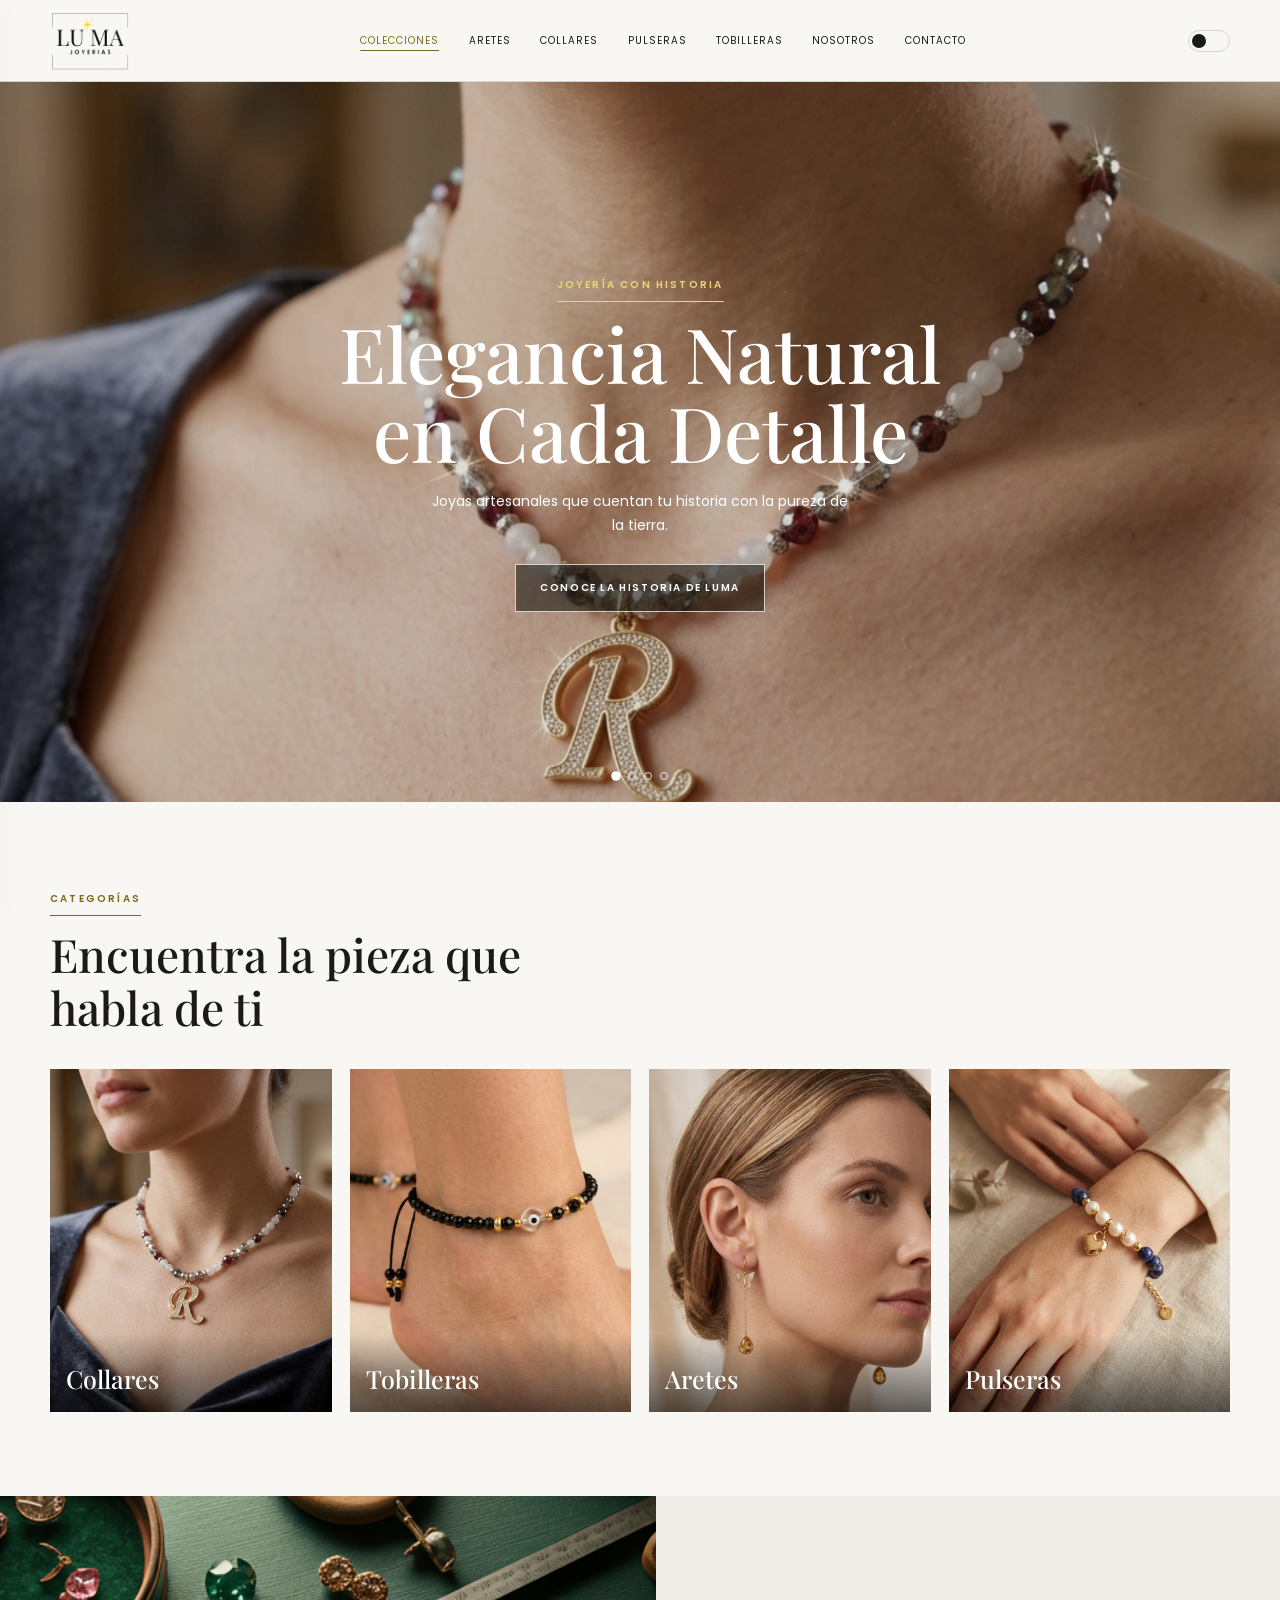
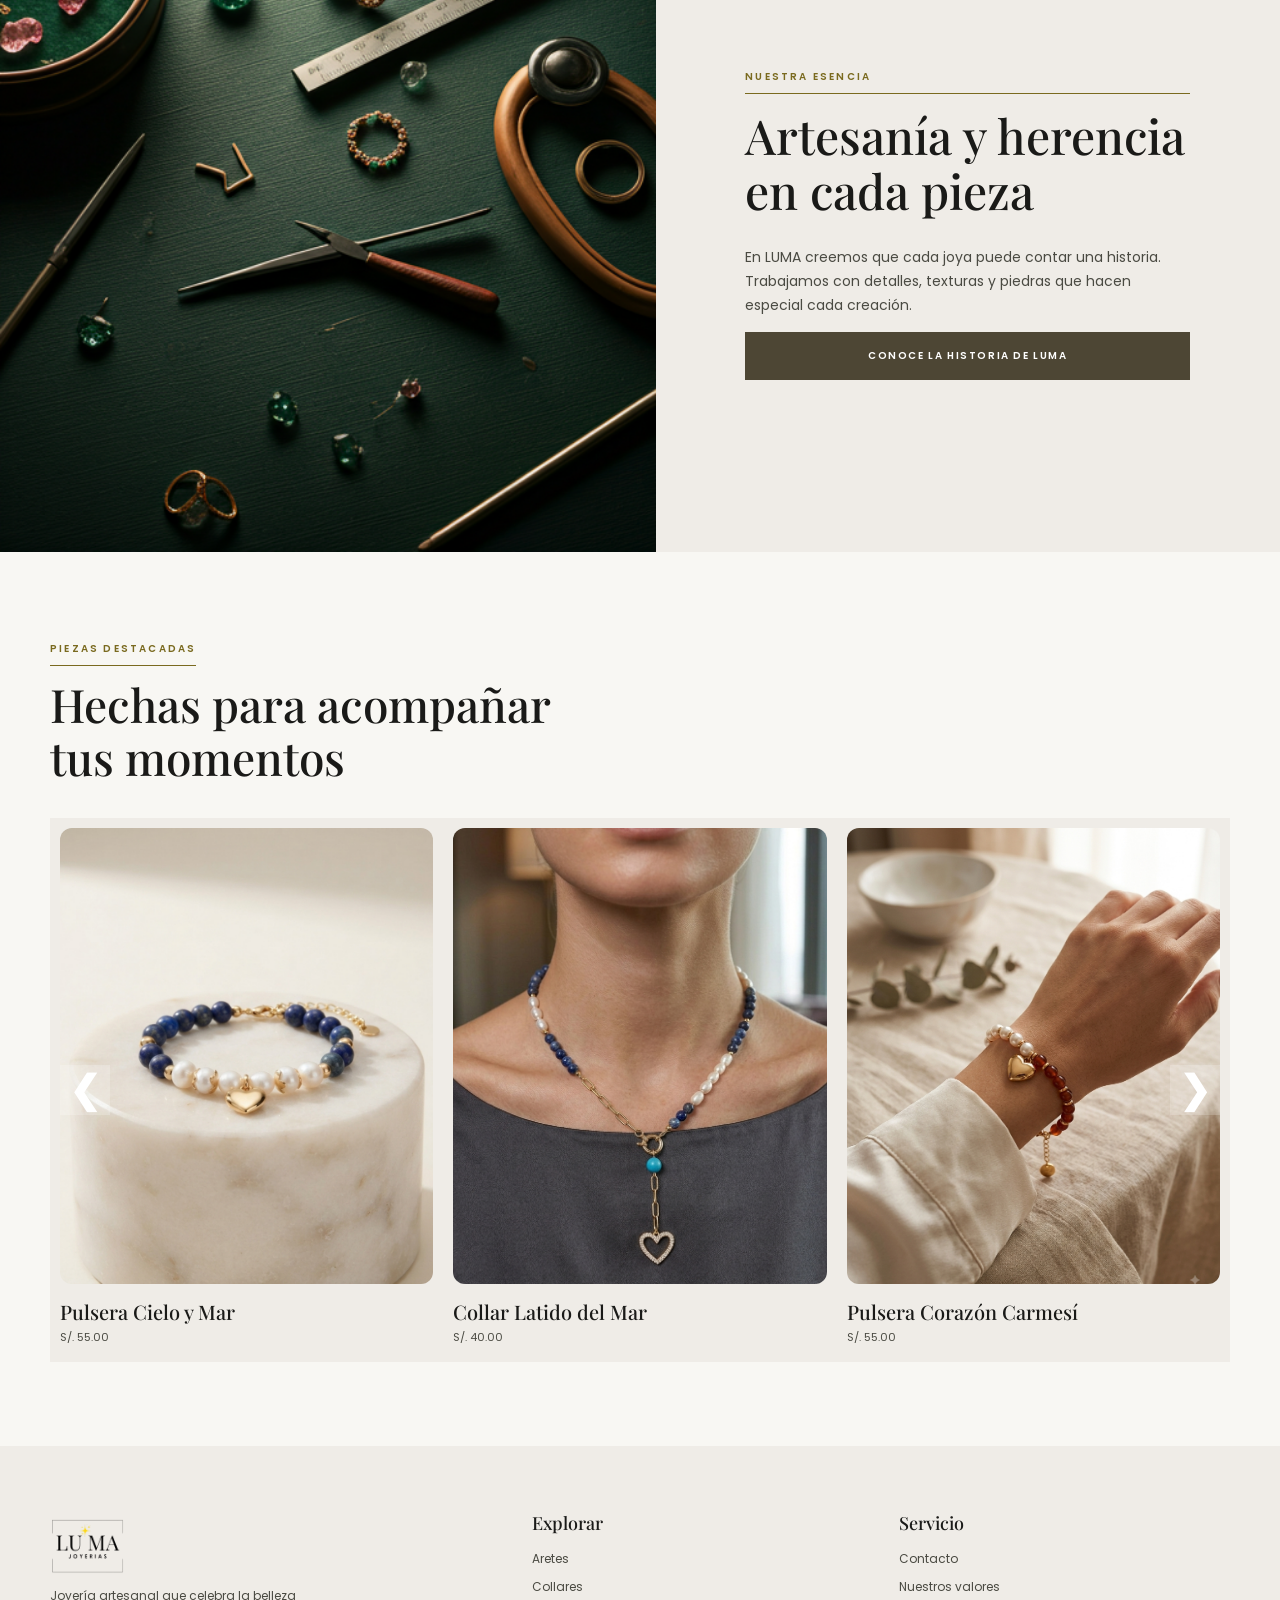
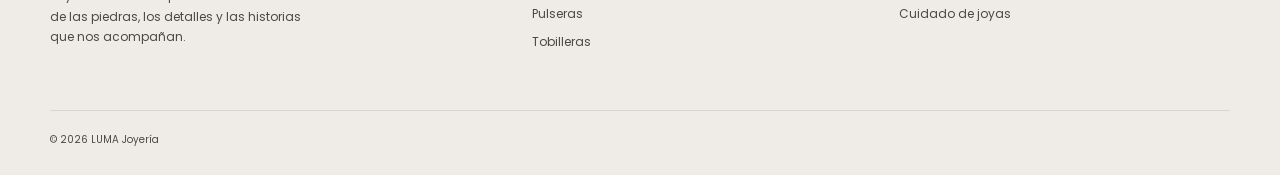
<file: index.html>
<!doctype html>
<html lang="es">

<head>
  <script>(function () {
      try { var t = localStorage.getItem("luma-theme") === "dark" ? "dark" : "light"; document.documentElement.setAttribute("data-theme", t); } catch (e) { }
      var silence = function (ev) { try { ev.viewTransition && ev.viewTransition.ready.catch(function () { }); ev.viewTransition && ev.viewTransition.finished.catch(function () { }); } catch (e) { } };
      window.addEventListener("pageswap", silence);
      window.addEventListener("pagereveal", silence);
    })();</script>
  <meta charset="UTF-8">
  <meta name="viewport" content="width=device-width, initial-scale=1.0">
  <meta name="description" content="LUMA - Joyería artesanal con historia.">
  <title>LUMA | Joyería artesanal</title>
  <link rel="preconnect" href="https://fonts.googleapis.com">
  <link rel="preconnect" href="https://fonts.gstatic.com" crossorigin>
  <link
    href="https://fonts.googleapis.com/css2?family=Alex+Brush&family=Playfair+Display:wght@400;500;600&family=Poppins:wght@400;500;600&display=swap"
    rel="stylesheet">
  <link rel="stylesheet" href="css/variables.css">
  <link rel="stylesheet" href="css/base.css">
  <link rel="stylesheet" href="css/components.css">
  <link rel="stylesheet" href="css/pages.css">
  <link rel="stylesheet" href="css/mobile.css">
  <script defer src="js/data/products.js"></script>
  <script defer src="js/app.js"></script>
</head>

<body>


  <header class="site-header">
    <div class="container header-inner">
      <button class="icon-button menu-button" id="open-menu" aria-label="Abrir menú">☰</button><a class="brand"
        href="index.html">LU<span>•</span>MA</a>
      <nav class="nav" aria-label="Principal"><a class="active" href="index.html">Colecciones</a><a
          href="aretes.html">Aretes</a><a href="collares.html">Collares</a><a href="pulseras.html">Pulseras</a><a
          href="tobilleras.html">Tobilleras</a><a href="nosotros.html">Nosotros</a><a href="contacto.html">Contacto</a>
      </nav>

      <div class="header-actions"><button class="theme-toggle" type="button" aria-label="Modo oscuro"><span
            class="theme-toggle-thumb"></span></button><button class="theme-toggle theme-toggle-icon" type="button" aria-label="Cambiar modo claro/oscuro"><span class="theme-icon-sun" aria-hidden="true">☀</span><span class="theme-icon-moon" aria-hidden="true">☾</span></button>

      </div>
  </header>
  <div id="drawer-backdrop" class="drawer-backdrop"></div>
  <aside id="drawer" class="drawer" aria-label="Menú principal">
    <div class="drawer-head"><a class="brand" href="index.html">LU<span>•</span>MA</a><button id="close-menu"
        class="icon-button" aria-label="Cerrar menú">×</button></div>
    <nav><a class="active" href="index.html">Colecciones</a><a href="aretes.html">Aretes</a><a
        href="collares.html">Collares</a><a href="pulseras.html">Pulseras</a><a href="tobilleras.html">Tobilleras</a><a
        href="nosotros.html">Nosotros</a><a href="contacto.html">Contacto</a>
    </nav>
    <div class="drawer-foot">
      <span>Modo oscuro</span>
      <button class="theme-toggle" type="button" aria-label="Modo oscuro"><span
          class="theme-toggle-thumb"></span></button>
    </div>
  </aside>



  <main>
    <section class="hero" data-hero-carousel>
      <div class="hero-slides">
        <div class="hero-slide is-active"
          style="background-image: url('assets/img/imagenes-presentacion/brisa-terracota-2.png')"></div>
        <div class="hero-slide is-active"
          style="background-image: url('assets/img/imagenes-presentacion/cruz-carmesi-dorada-1.png')"></div>
        <div class="hero-slide is-active"
          style="background-image: url('assets/img/imagenes-presentacion/armonia-madera-2.png')"></div>
        <div class="hero-slide is-active"
          style="background-image: url('assets/img/imagenes-presentacion/susurro-de-renata-3.png')"></div>
      </div>

      <div class="container hero-content"><span class="eyebrow">Joyería con historia</span>
        <h1>Elegancia Natural<br>en Cada Detalle</h1>
        <p>Joyas artesanales que cuentan tu historia con la pureza de la tierra.</p><a class="button"
          href="#collections">Conoce la historia de LUMA</a>
      </div>
      <div class="hero-dots" data-hero-dots></div>
    </section>
    <section class="section container home-categories" id="collections">
      <div class="section-heading"><span class="eyebrow">Categorías</span>
        <h2>Encuentra la pieza que habla de ti</h2>
      </div>
      <div class="category-teasers"><a class="category-teaser" href="collares.html"><img
            src="assets/img/susurro-de-renata-3.png" alt="Collares"><span>Collares</span></a><a class="category-teaser"
          href="tobilleras.html"><img src="assets\img\TOBILLERAS\ojo-protector-onix-1.png"
            alt="Tobilleras"><span>Tobilleras</span></a><a class="category-teaser" href="aretes.html"><img
            src="assets\img\ARETES\7-2.png" alt="Aretes"><span>Aretes</span></a><a class="category-teaser"
          href="pulseras.html"><img src="assets/img/pulsera-elegance/cielo-y-mar-2.png"
            alt="Pulseras"><span>Pulseras</span></a>
      </div>
    </section>
    <section class="heritage"><img src="assets/img/heritage.png" alt="Proceso artesanal de joyería">
      <div class="heritage-copy"><span class="eyebrow">Nuestra esencia</span>
        <h2>Artesanía y herencia en cada pieza</h2>
        <p>En LUMA creemos que cada joya puede contar una historia. Trabajamos con detalles, texturas y piedras que
          hacen especial cada creación.</p><a class="button" href="nosotros.html">Conoce la historia de LUMA</a>
      </div>
    </section>


    <section class="section container">
      <div class="section-heading">
        <span class="eyebrow">Piezas destacadas</span>
        <h2>Hechas para acompañar tus momentos</h2>
      </div>

      <div class="carousel">

        <button class="carousel-btn prev">&#10094;</button>

        <div class="carousel-container">

          <div class="carousel-track">

            <article class="product-card">
              <a href="producto.html?producto=pulsera-cielo-y-mar">
                <img src="assets/img/pulsera-elegance/cielo-y-mar-1.png" alt="Cielo y Mar">
              </a>
              <div class="product-card-info">
                <h3>Pulsera Cielo y Mar</h3>
                <p>S/. 55.00</p>
              </div>
            </article>

            <article class="product-card">
              <a href="producto.html?producto=collar-latido-del-mar">
                <img src="assets/img/latido-de-mar-2.png" alt="Collar Latido del Mar">
              </a>
              <div class="product-card-info">
                <h3>Collar Latido del Mar</h3>
                <p>S/. 40.00</p>
              </div>
            </article>

            <article class="product-card">
              <a href="producto.html?producto=pulsera-corazon-carmesi">
                <img src="assets/img/pulsera-elegance/corazon-carmesi-2.png" alt="Pulsera Corazón Carmesí">
              </a>
              <div class="product-card-info">
                <h3>Pulsera Corazón Carmesí</h3>
                <p>S/. 55.00</p>
              </div>
            </article>



            <article class="product-card">
              <a href="producto.html?producto=collar-sueno-estelar">
                <img src="assets/img/sueno-estelar-3.png" alt="Collar Sueño Estelar">
              </a>
              <div class="product-card-info">
                <h3>Collar Sueño Estelar</h3>
                <p>S/. 75.00</p>
              </div>
            </article>

            <article class="product-card">
              <a href="producto.html?producto=pulsera-inicial-turquesa-brisa">
                <img src="assets/img/pulsera-juvenil/inicial-turquesa-brisa-2.png" alt="Pulsera Inicial Turquesa Brisa">
              </a>
              <div class="product-card-info">
                <h3>Pulsera Inicial Turquesa Brisa</h3>
                <p>S/. 30.00</p>
              </div>
            </article>
          </div>
        </div>
        <button class="carousel-btn next">&#10095;</button>
      </div>
    </section>
  </main>


  <footer class="footer">
    <div class="container">
      <div class="footer-grid">
        <div><a class="brand" href="index.html">LU<span>•</span>MA</a>
          <p>Joyería artesanal que celebra la belleza de las piedras, los detalles y las historias que nos acompañan.
          </p>
        </div>
        <div>
          <h3>Explorar</h3><a href="aretes.html">Aretes</a><a href="collares.html">Collares</a><a
            href="pulseras.html">Pulseras</a><a href="tobilleras.html">Tobilleras</a>
        </div>
        <div>
          <h3>Servicio</h3><a href="contacto.html">Contacto</a><a href="nosotros.html#valores">Nuestros valores</a><a
                        href="nosotros.html#proceso">Cuidado de joyas</a>
        </div>
      </div>
      <div class="footer-bottom"><span>© 2026 LUMA Joyería</span></div>
    </div>
  </footer>
</body>

</html>
</file>
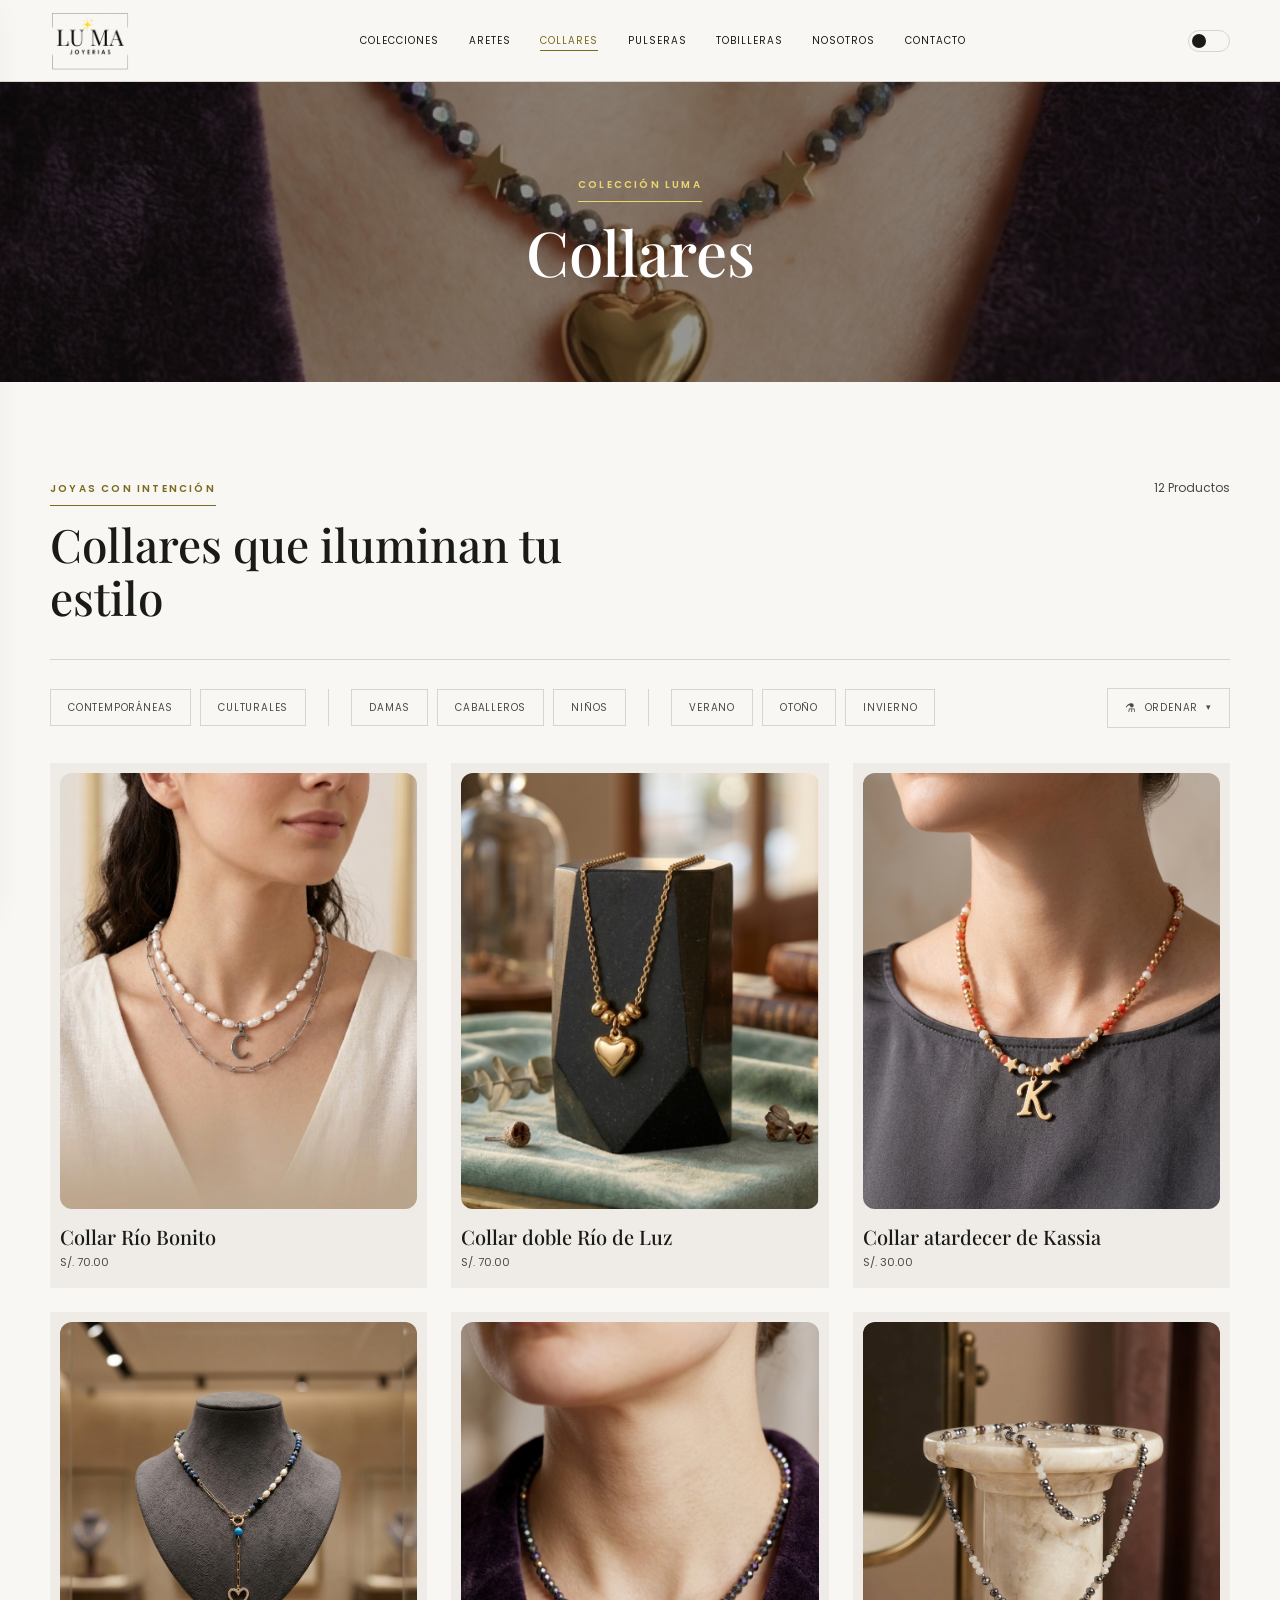
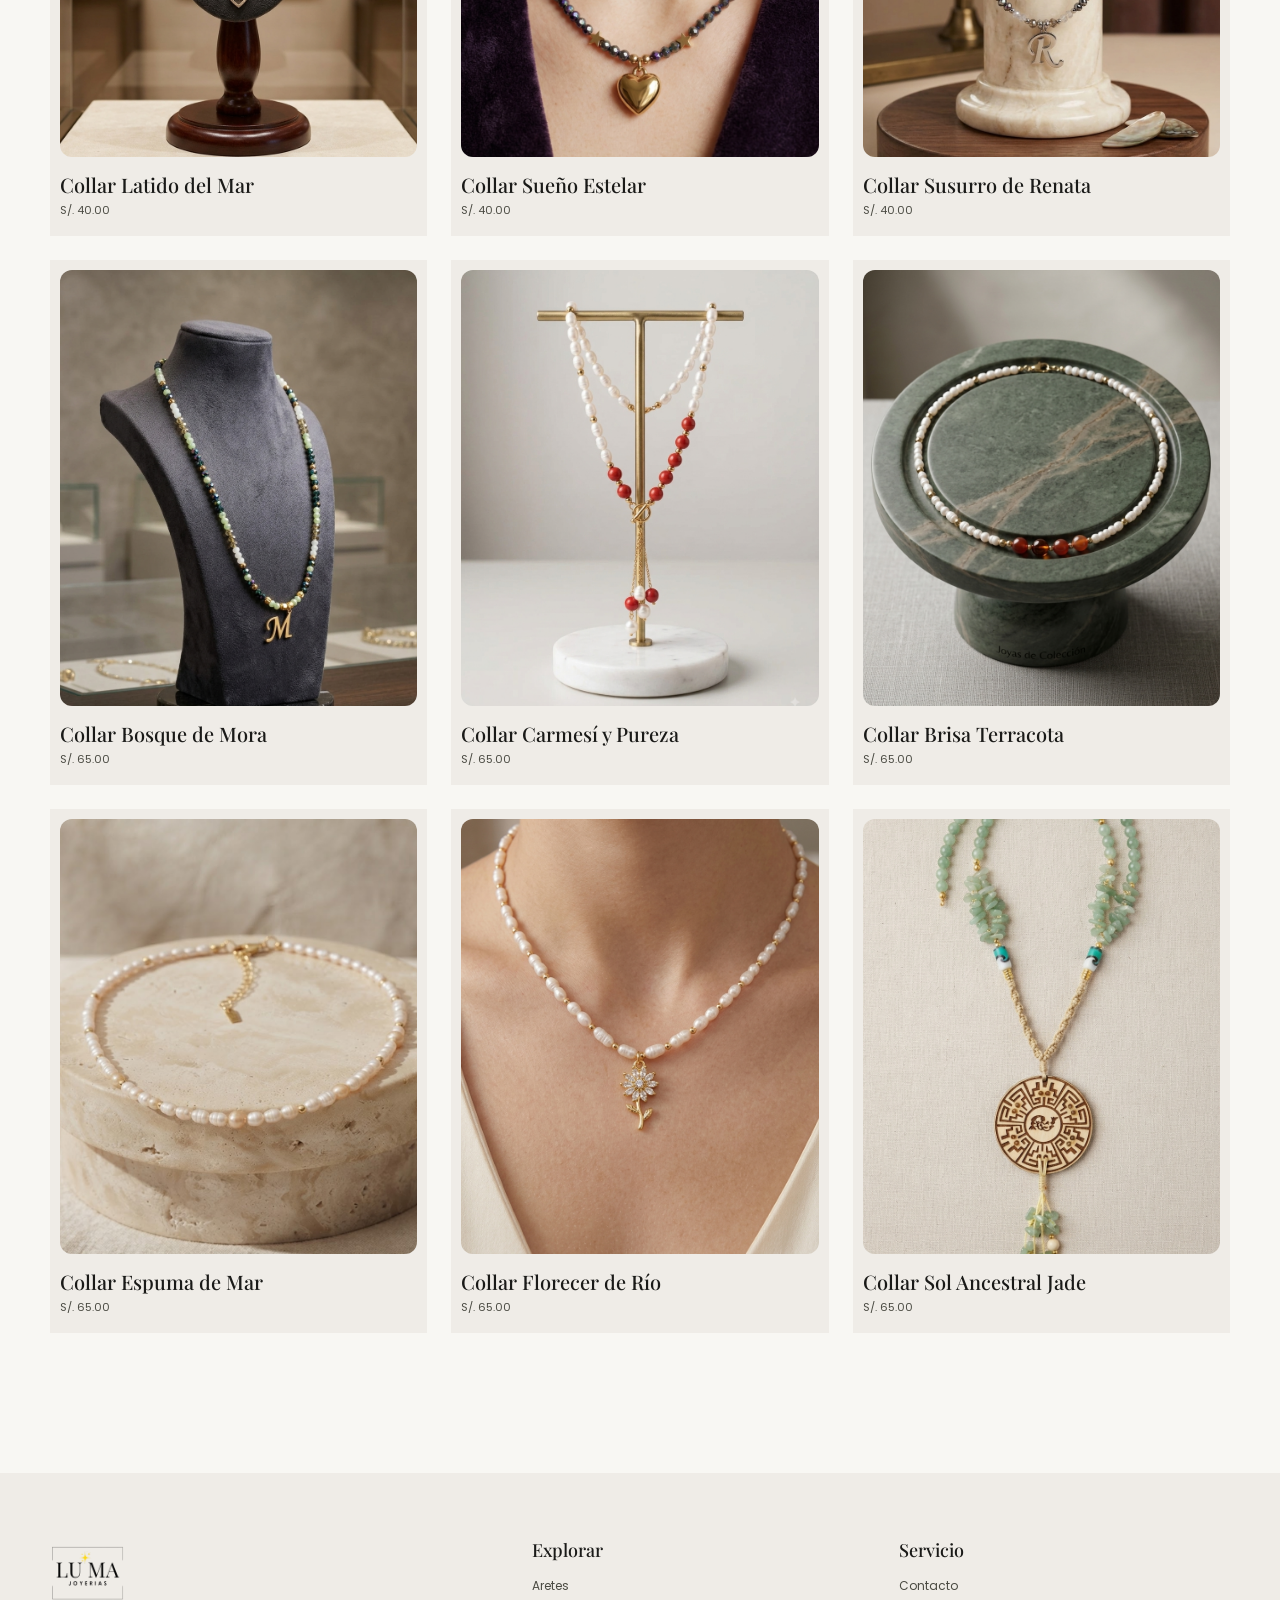
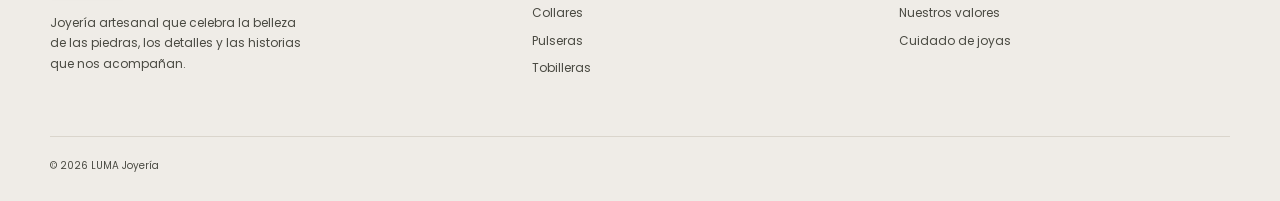
<file: collares.html>
<!doctype html>
<html lang="es">

<head>
    <script>(function () {
            try { var t = localStorage.getItem("luma-theme") === "dark" ? "dark" : "light"; document.documentElement.setAttribute("data-theme", t); } catch (e) { }
            var silence = function (ev) { try { ev.viewTransition && ev.viewTransition.ready.catch(function () { }); ev.viewTransition && ev.viewTransition.finished.catch(function () { }); } catch (e) { } };
            window.addEventListener("pageswap", silence);
            window.addEventListener("pagereveal", silence);
        })();</script>
    <meta charset="UTF-8">
    <meta name="viewport" content="width=device-width, initial-scale=1.0">
    <title>Collares | LUMA</title>
    <link rel="preconnect" href="https://fonts.googleapis.com">
    <link rel="preconnect" href="https://fonts.gstatic.com" crossorigin>
    <link
        href="https://fonts.googleapis.com/css2?family=Alex+Brush&family=Playfair+Display:wght@400;500;600&family=Poppins:wght@400;500;600&display=swap"
        rel="stylesheet">
    <link rel="stylesheet" href="css/variables.css">
    <link rel="stylesheet" href="css/base.css">
    <link rel="stylesheet" href="css/components.css">
    <link rel="stylesheet" href="css/pages.css">
    <link rel="stylesheet" href="css/filters.css">
    <link rel="stylesheet" href="css/mobile.css">
    <script defer src="js/data/products.js"></script>
    <script defer src="js/app.js"></script>
    <script defer src="js/filters.js"></script>
</head>

<body>
    <header class="site-header">
        <div class="container header-inner"><button class="icon-button menu-button" id="open-menu"
                aria-label="Abrir menú">☰</button><a class="brand" href="index.html">LU<span>•</span>MA</a>
            <nav class="nav"><a href="index.html">Colecciones</a><a href="aretes.html">Aretes</a><a class="active"
                    href="collares.html">Collares</a><a href="pulseras.html">Pulseras</a><a
                    href="tobilleras.html">Tobilleras</a><a href="nosotros.html">Nosotros</a><a
                    href="contacto.html">Contacto</a></nav>
            <div class="header-actions"><button class="theme-toggle" type="button" aria-label="Modo oscuro"><span
                        class="theme-toggle-thumb"></span></button><button class="theme-toggle theme-toggle-icon"
                    type="button" aria-label="Cambiar modo claro/oscuro"><span class="theme-icon-sun"
                        aria-hidden="true">☀</span><span class="theme-icon-moon" aria-hidden="true">☾</span></button>

            </div>
    </header>
    <div id="drawer-backdrop" class="drawer-backdrop"></div>
    <aside id="drawer" class="drawer">
        <div class="drawer-head"><a class="brand" href="index.html">LU<span>•</span>MA</a><button id="close-menu"
                class="icon-button" aria-label="Cerrar menú">×</button></div>
        <nav><a href="index.html">Colecciones</a><a href="aretes.html">Aretes</a><a class="active"
                href="collares.html">Collares</a><a href="pulseras.html">Pulseras</a><a
                href="tobilleras.html">Tobilleras</a><a href="nosotros.html">Nosotros</a><a
                href="contacto.html">Contacto</a></nav>
        <div class="drawer-foot">
            <span>Modo oscuro</span>
            <button class="theme-toggle" type="button" aria-label="Modo oscuro"><span
                    class="theme-toggle-thumb"></span></button>
        </div>
    </aside>
    <main>
        <section class="page-hero" style="--hero-image:url('../assets/img/sueno-estelar-2 - copia.png')">
            <div><span class="eyebrow">Colección LUMA</span>
                <h1>Collares</h1>
            </div>
        </section>
        <section class="section container">
            <div class="listing-toolbar">
                <div class="section-heading"><span class="eyebrow">Joyas con intención</span>
                    <h2>Collares que iluminan tu estilo</h2>
                </div>
                <p data-product-count>2 Productos</p>
            </div>

            <div class="tabs" role="tablist">
                <div class="tabs-left">
                    <button class="filter-mobile-toggle" type="button" aria-haspopup="true" aria-expanded="false"
                        aria-controls="filter-groups"><span class="filter-mobile-icon"
                            aria-hidden="true">⚗</span><span>Filtrar</span></button>
                    <div class="filter-groups" id="filter-groups">
                        <div class="filter-group" data-filter-group="grupo1">
                            <button data-tags="contemporaneas">Contemporáneas<span class="tab-remove"
                                    aria-label="Quitar filtro">×</span></button>
                            <button data-tags="culturales">Culturales<span class="tab-remove"
                                    aria-label="Quitar filtro">×</span></button>
                        </div>
                        <div class="filter-group" data-filter-group="grupo2">
                            <button data-tags="damas">Damas<span class="tab-remove"
                                    aria-label="Quitar filtro">×</span></button>
                            <button data-tags="caballeros">Caballeros<span class="tab-remove"
                                    aria-label="Quitar filtro">×</span></button>
                            <button data-tags="ninos">Niños<span class="tab-remove"
                                    aria-label="Quitar filtro">×</span></button>
                        </div>
                        <div class="filter-group" data-filter-group="grupo3">
                            <button data-tags="verano">Verano<span class="tab-remove"
                                    aria-label="Quitar filtro">×</span></button>
                            <button data-tags="otoño">Otoño<span class="tab-remove"
                                    aria-label="Quitar filtro">×</span></button>
                            <button data-tags="invierno">Invierno<span class="tab-remove"
                                    aria-label="Quitar filtro">×</span></button>
                        </div>
                    </div>
                </div>
                <div class="filter-sort">
                    <button class="filter-sort-button" type="button" aria-haspopup="true" aria-expanded="false"><span
                            class="filter-sort-icon" aria-hidden="true">⚗</span><span
                            data-filter-sort-label="">Ordenar</span></button>
                    <div class="filter-sort-menu">
                        <button type="button" data-sort="price-asc">Menor a mayor precio</button>
                        <button type="button" data-sort="price-desc">Mayor a menor precio</button>
                    </div>
                </div>
            </div>

            <div class="product-grid" data-product-grid>

                <article class="product-card" data-tags="contemporaneas verano damas"><a
                        href="producto.html?producto=collar-rio-bonito"><img src="assets/img/collar-rio-bonito.png"
                            alt="Collar Río Bonito">

                        <span class="product-card-overlay">
                            <span class="product-card-overlay-name">Collar atardecer de Kassia</span>
                            <span class="product-card-overlay-desc">Inspirado en el susurro del mar al atardecer,
                                este collar combina el fuego del coral con destellos dorados que guían tus pasos hacia
                                recuerdos inolvidables..</span>
                        </span>

                    </a>
                    <div class="product-card-info">
                        <h3>Collar Río Bonito</h3>
                        <p>S/. 70.00</p>
                    </div>
                </article>


                <article class="product-card" data-tags="contemporaneas invierno damas"><a
                        href="producto.html?producto=collar-rio-de-luz"><img src="assets/img/collar-rio-de-luz.png"
                            alt="Collar doble Río de Luz">

                        <span class="product-card-overlay">
                            <span class="product-card-overlay-name">Collar atardecer de Kassia</span>
                            <span class="product-card-overlay-desc">Inspirado en el susurro del mar al atardecer,
                                este collar combina el fuego del coral con destellos dorados que guían tus pasos hacia
                                recuerdos inolvidables..</span>
                        </span>

                    </a>
                    <div class="product-card-info">
                        <h3>Collar doble Río de Luz</h3>
                        <p>S/. 70.00</p>
                    </div>
                </article>


                <article class="product-card" data-tags="contemporaneas verano damas"><a
                        href="producto.html?producto=collar-atardecer-de-kassia"><img src="assets/img/collar-k-3.png"
                            alt="Collar doble Río de Luz">

                        <span class="product-card-overlay">
                            <span class="product-card-overlay-name">Collar atardecer de Kassia</span>
                            <span class="product-card-overlay-desc">Inspirado en el susurro del mar al atardecer,
                                este collar combina el fuego del coral con destellos dorados que guían tus pasos hacia
                                recuerdos inolvidables..</span>
                        </span>

                    </a>
                    <div class="product-card-info">
                        <h3>Collar atardecer de Kassia</h3>
                        <p>S/. 30.00</p>
                    </div>
                </article>

                <article class="product-card" data-tags="contemporaneas verano damas"><a
                        href="producto.html?producto=collar-latido-del-mar"><img src="assets/img/latido-de-mar-1.png"
                            alt="Collar doble Río de Luz">

                        <span class="product-card-overlay">
                            <span class="product-card-overlay-name">Collar Latido del Mar</span>
                            <span class="product-card-overlay-desc">Un susurro del océano en tonos azul profundo y
                                destellos dorados que caen con elegancia para abrazar tu esencia..</span>
                        </span>
                    </a>
                    <div class="product-card-info">
                        <h3>Collar Latido del Mar</h3>
                        <p>S/. 40.00</p>
                    </div>
                </article>


                <article class="product-card" data-tags="contemporaneas invierno damas"><a
                        href="producto.html?producto=collar-sueno-estelar"><img src="assets/img/sueno-estelar-2.png"
                            alt="Collar Sueño Estelar">

                        <span class="product-card-overlay">
                            <span class="product-card-overlay-name">Collar Sueño Estelar</span>
                            <span class="product-card-overlay-desc">Un amuleto nocturno de destellos profundos creado
                                para
                                recordarte que, aun en la oscuridad, tu luz interior siempre brilla.</span>
                        </span>
                    </a>
                    <div class="product-card-info">
                        <h3>Collar Sueño Estelar</h3>
                        <p>S/. 40.00</p>
                    </div>
                </article>

                <article class="product-card" data-tags="contemporaneas invierno damas"><a
                        href="producto.html?producto=collar-susurro-de-renata"><img
                            src="assets/img/susurro-de-renata-2.png" alt="Collar Susurro de Renata">

                        <span class="product-card-overlay">
                            <span class="product-card-overlay-name">Collar Susurro de Renata</span>
                            <span class="product-card-overlay-desc">Un amuleto nocturno de destellos profundos creado
                                para
                                recordarte que, aun en la oscuridad, tu luz interior siempre brilla.</span>
                        </span>
                    </a>
                    <div class="product-card-info">
                        <h3>Collar Susurro de Renata</h3>
                        <p>S/. 40.00</p>
                    </div>
                </article>

                <article class="product-card" data-tags="contemporaneas verano damas"><a
                        href="producto.html?producto=collar-bosque-de-mora"><img src="assets/img/bosque-de-mora-2.png"
                            alt="Collar Bosque de Mora">

                        <span class="product-card-overlay">
                            <span class="product-card-overlay-name">Collar Bosque de Mora</span>
                            <span class="product-card-overlay-desc">Un amuleto de cristales en tono verde olivo y
                                destellos dorados,
                                creado para llevar contigo la frescura de la naturaleza.</span>
                        </span>
                    </a>
                    <div class="product-card-info">
                        <h3>Collar Bosque de Mora</h3>
                        <p>S/. 65.00</p>
                    </div>
                </article>


                <article class="product-card" data-tags="contemporaneas verano damas"><a
                        href="producto.html?producto=collar-carmesi-y-pureza"><img
                            src="assets/img/carmesi-y-pureza-2.png" alt="Collar Carmesí y Pureza">

                        <span class="product-card-overlay">
                            <span class="product-card-overlay-name">Collar Carmesí y Pureza</span>
                            <span class="product-card-overlay-desc">El encuentro perfecto entre la pasión del rojo
                                carmesí y la pureza de las perlas en una elegante caída dorada.</span>
                        </span>
                    </a>
                    <div class="product-card-info">
                        <h3>Collar Carmesí y Pureza</h3>
                        <p>S/. 65.00</p>
                    </div>
                </article>

                <article class="product-card" data-tags="contemporaneas verano damas"><a
                        href="producto.html?producto=collar-brisa-terracota"><img
                            src="assets/img/piedra-de-rio/brisa-terracota-3.png" alt="Collar Brisa Terracota">
                        <span class="product-card-overlay">
                            <span class="product-card-overlay-name">Collar Brisa Terracota</span>
                            <span class="product-card-overlay-desc">Una sinfonía de perlas puras abrazando cálidos
                                destellos terracota en un suspiro de elegancia.</span>
                        </span>
                    </a>
                    <div class="product-card-info">
                        <h3>Collar Brisa Terracota</h3>
                        <p>S/. 65.00</p>
                    </div>
                </article>

                <article class="product-card" data-tags="contemporaneas verano damas"><a
                        href="producto.html?producto=collar-espuma-de-mar"><img
                            src="assets/img/piedra-de-rio/espuma-de-mar-1.png" alt="Collar Espuma de Mar">
                        <span class="product-card-overlay">
                            <span class="product-card-overlay-name">Collar Espuma de Mar</span>
                            <span class="product-card-overlay-desc">Un murmullo de perlas y destellos dorados que
                                descansan sobre la piel con sutil elegancia.</span>
                        </span>
                    </a>
                    <div class="product-card-info">
                        <h3>Collar Espuma de Mar</h3>
                        <p>S/. 65.00</p>
                    </div>
                </article>

                <article class="product-card" data-tags="contemporaneas otoño damas"><a
                        href="producto.html?producto=collar-florecer-de-rio"><img
                            src="assets/img/piedra-de-rio/florecer-de-rio-2.png" alt="Collar Florecer de Río">
                        <span class="product-card-overlay">
                            <span class="product-card-overlay-name">Collar Florecer de Río</span>
                            <span class="product-card-overlay-desc">Un cauce de perlas puras coronado por el eterno
                                resplandor de una flor dorada.</span>
                        </span>
                    </a>
                    <div class="product-card-info">
                        <h3>Collar Florecer de Río</h3>
                        <p>S/. 65.00</p>
                    </div>
                </article>

                <article class="product-card" data-tags="verano damas culturales"><a
                        href="producto.html?producto=collar-sol-ancestral-jade"><img
                            src="assets/img/tradicional/sol-ancestral-jade-1.png" alt="Collar Sol Ancestral Jade">
                        <span class="product-card-overlay">
                            <span class="product-card-overlay-name">Collar Sol Ancestral Jade</span>
                            <span class="product-card-overlay-desc">Un amuleto tallado en madera y rodeado de jade
                                natural que rinde tributo al arte ancestral.</span>
                        </span>
                    </a>
                    <div class="product-card-info">
                        <h3>Collar Sol Ancestral Jade</h3>
                        <p>S/. 65.00</p>
                    </div>
                </article>


            </div>
        </section>
    </main>
    <footer class="footer">
        <div class="container">
            <div class="footer-grid">
                <div><a class="brand" href="index.html">LU<span>•</span>MA</a>
                    <p>Joyería artesanal que celebra la belleza de las piedras, los detalles y las historias que nos
                        acompañan.</p>
                </div>
                <div>
                    <h3>Explorar</h3><a href="aretes.html">Aretes</a><a href="collares.html">Collares</a><a
                        href="pulseras.html">Pulseras</a><a href="tobilleras.html">Tobilleras</a>
                </div>
                <div>
                    <h3>Servicio</h3><a href="contacto.html">Contacto</a><a href="nosotros.html#valores">Nuestros
                        valores</a><a href="nosotros.html#proceso">Cuidado de joyas</a>
                </div>
            </div>
            <div class="footer-bottom"><span>© 2026 LUMA Joyería</span></div>
        </div>
    </footer>
</body>

</html>
</file>
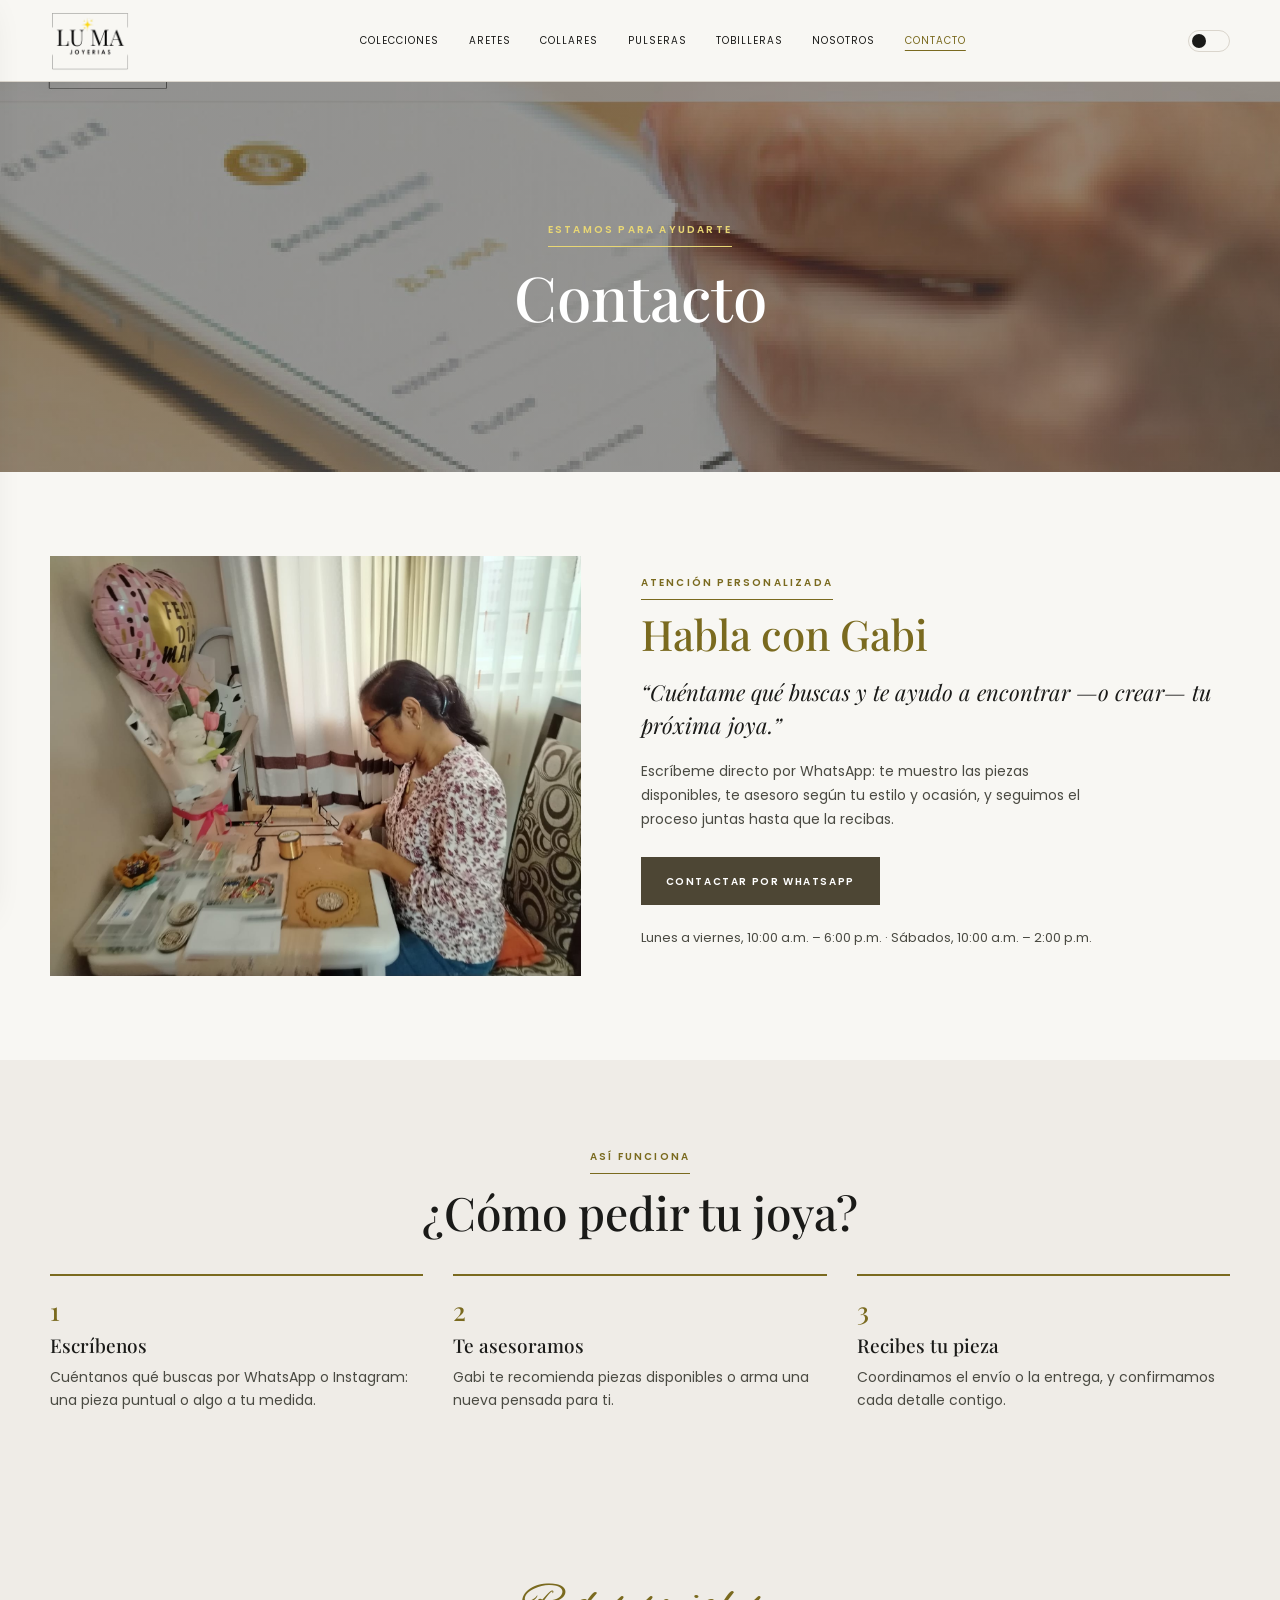
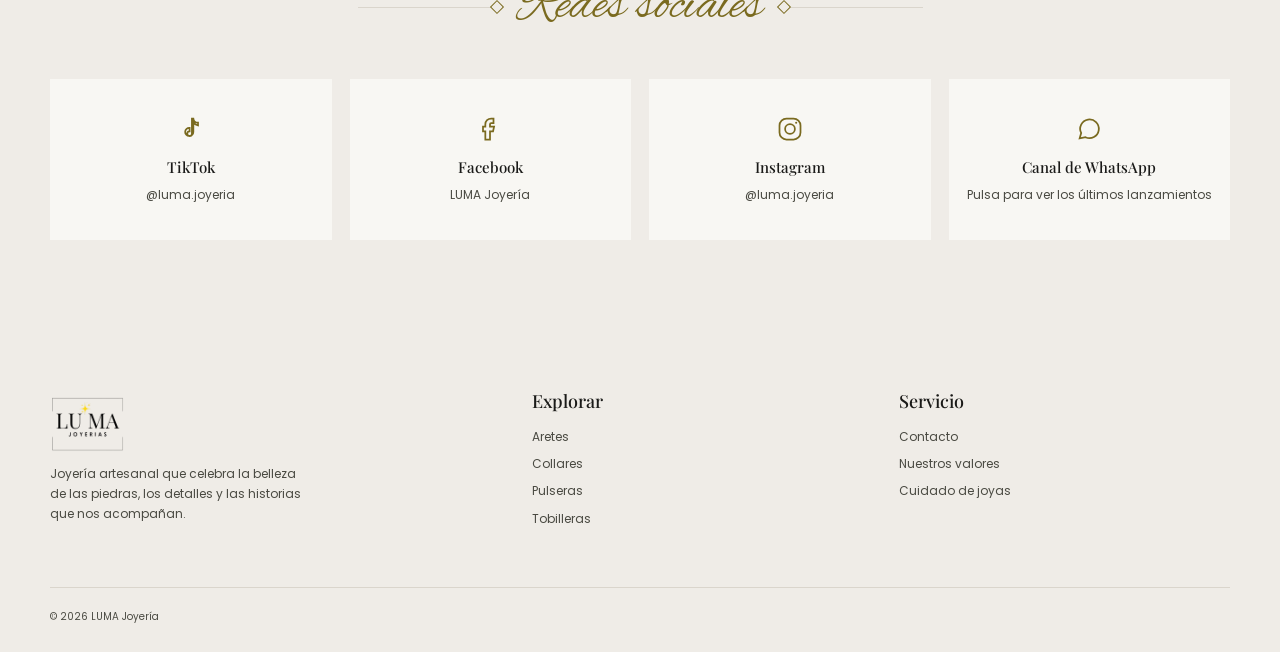
<file: contacto.html>
<!doctype html>
<html lang="es">

<head>
    <script>(function(){try{var t=localStorage.getItem("luma-theme")==="dark"?"dark":"light";document.documentElement.setAttribute("data-theme",t);}catch(e){}})();</script>
    <meta charset="UTF-8">
    <meta name="viewport" content="width=device-width, initial-scale=1.0">
    <title>Contacto | LUMA</title>
    <link rel="preconnect" href="https://fonts.googleapis.com">
    <link rel="preconnect" href="https://fonts.gstatic.com" crossorigin>
    <link
        href="https://fonts.googleapis.com/css2?family=Alex+Brush&family=Playfair+Display:wght@400;500;600&family=Poppins:wght@400;500;600&display=swap"
        rel="stylesheet">
    <link rel="stylesheet" href="css/variables.css">
    <link rel="stylesheet" href="css/base.css">
    <link rel="stylesheet" href="css/components.css">
    <link rel="stylesheet" href="css/pages.css">
    <link rel="stylesheet" href="css/mobile.css">
    <script defer src="js/data/products.js"></script>
    <script defer src="js/app.js"></script>
</head>

<body>
    <header class="site-header">
        <div class="container header-inner"><button class="icon-button menu-button" id="open-menu"
                aria-label="Abrir menú">☰</button><a class="brand" href="index.html">LU<span>•</span>MA</a>
            <nav class="nav"><a href="index.html">Colecciones</a><a href="aretes.html">Aretes</a><a
                    href="collares.html">Collares</a><a href="pulseras.html">Pulseras</a><a
                    href="tobilleras.html">Tobilleras</a><a href="nosotros.html">Nosotros</a><a class="active" href="contacto.html">Contacto</a></nav>
            <div class="header-actions"><button class="theme-toggle" type="button" aria-label="Modo oscuro"><span
            class="theme-toggle-thumb"></span></button><button class="theme-toggle theme-toggle-icon" type="button" aria-label="Cambiar modo claro/oscuro"><span class="theme-icon-sun" aria-hidden="true">☀</span><span class="theme-icon-moon" aria-hidden="true">☾</span></button>

      </div>
    </header>
    <div id="drawer-backdrop" class="drawer-backdrop"></div>
    <aside id="drawer" class="drawer">
        <div class="drawer-head"><a class="brand" href="index.html">LU<span>•</span>MA</a><button id="close-menu"
                class="icon-button" aria-label="Cerrar menú">×</button></div>
        <nav><a href="index.html">Colecciones</a><a href="aretes.html">Aretes</a><a
                href="collares.html">Collares</a><a href="pulseras.html">Pulseras</a><a
                href="tobilleras.html">Tobilleras</a><a href="nosotros.html">Nosotros</a><a class="active"
                href="contacto.html">Contacto</a></nav>
        <div class="drawer-foot">
            <span>Modo oscuro</span>
            <button class="theme-toggle" type="button" aria-label="Modo oscuro"><span
                    class="theme-toggle-thumb"></span></button>
        </div>
    </aside>
    <main>
        <section class="page-hero contact-hero">
            <div><span class="eyebrow">Estamos para ayudarte</span>
                <h1>Contacto</h1>
            </div>
        </section>
        <section class="section container advisory">
            <div class="advisory-photo-wrap">
                <img src="assets/img/nosotros-taller-01.png"
                    alt="Gabi, fundadora de LUMA, atendiendo pedidos en su taller">
            </div>
            <div class="advisory-copy">
                <span class="eyebrow">Atención personalizada</span>
                <h2>Habla con Gabi</h2>
                <p class="advisory-quote">“Cuéntame qué buscas y te ayudo a encontrar —o crear— tu próxima joya.”</p>
                <p>Escríbeme directo por WhatsApp: te muestro las piezas disponibles, te asesoro según tu estilo y
                    ocasión, y seguimos el proceso juntas hasta que la recibas.</p><a class="button"
                    data-whatsapp-contact target="_blank" rel="noopener"
                    href="https://wa.me/51924505903">Contactar por WhatsApp</a>
                <p class="advisory-hours">Lunes a viernes, 10:00 a.m. – 6:00 p.m. · Sábados, 10:00 a.m. – 2:00 p.m.
                </p>
            </div>
        </section>

        <section class="section advisory-steps-section">
            <div class="container">
                <div class="section-heading">
                    <span class="eyebrow">Así funciona</span>
                    <h2>¿Cómo pedir tu joya?</h2>
                </div>
                <div class="advisory-steps">
                    <div class="advisory-step">
                        <span class="advisory-step-number">1</span>
                        <h3>Escríbenos</h3>
                        <p>Cuéntanos qué buscas por WhatsApp o Instagram: una pieza puntual o algo a tu medida.</p>
                    </div>
                    <div class="advisory-step">
                        <span class="advisory-step-number">2</span>
                        <h3>Te asesoramos</h3>
                        <p>Gabi te recomienda piezas disponibles o arma una nueva pensada para ti.</p>
                    </div>
                    <div class="advisory-step">
                        <span class="advisory-step-number">3</span>
                        <h3>Recibes tu pieza</h3>
                        <p>Coordinamos el envío o la entrega, y confirmamos cada detalle contigo.</p>
                    </div>
                </div>
            </div>
        </section>

        <section class="section social-section">
            <div class="container">
                <div class="social-divider">
                    <span class="divider-line"></span>
                    <h2>Redes sociales</h2>
                    <span class="divider-line"></span>
                </div>
                <div class="social-band">
                    <a class="social-card" href="https://www.tiktok.com/@lumajewelry26?_r=1&_t=ZS-993wcjaSM21" target="_blank" rel="noopener">
                        <svg viewBox="0 0 24 24" fill="none" stroke="currentColor" stroke-width="1.5">
                            <path
                                d="M14 3v11.5a3.5 3.5 0 1 1-3.2-3.49V14a2 2 0 1 0 2 2V3h1.2a4 4 0 0 0 4 3.6V9a6 6 0 0 1-4-3z" />
                        </svg>
                        <span class="social-name">TikTok</span>
                        <span class="social-handle"><!-- TODO(Jeferson): usuario real de TikTok -->@luma.joyeria</span>
                    </a>
                    <a class="social-card" href="https://www.facebook.com/joyeria.serena/" target="_blank" rel="noopener">
                        <svg viewBox="0 0 24 24" fill="none" stroke="currentColor" stroke-width="1.5">
                            <path d="M15 3h-2a5 5 0 0 0-5 5v2H6v4h2v7h4v-7h2.6l.9-4H12V8a1 1 0 0 1 1-1h2z" />
                        </svg>
                        <span class="social-name">Facebook</span>
                        <span class="social-handle"><!-- TODO(Jeferson): usuario real de Facebook -->LUMA
                            Joyería</span>
                    </a>
                    <a class="social-card" href="https://www.instagram.com/lumajewelry.g?igsi=MWYxOXNwc2M1bjc5MQ==" target="_blank" rel="noopener">
                        <svg viewBox="0 0 24 24" fill="none" stroke="currentColor" stroke-width="1.5">
                            <rect x="3" y="3" width="18" height="18" rx="6" />
                            <circle cx="12" cy="12" r="4.2" />
                            <circle cx="17.3" cy="6.7" r=".9" fill="currentColor" stroke="none" />
                        </svg>
                        <span class="social-name">Instagram</span>
                        <span class="social-handle"><!-- TODO(Jeferson): usuario real de Instagram -->@luma.joyeria</span>
                    </a>
                    <a class="social-card" href="https://whatsapp.com/channel/0029VbDOflJLdQeXfVIIXF1H" target="_blank" rel="noopener">
                        <svg viewBox="0 0 24 24" fill="none" stroke="currentColor" stroke-width="1.5">
                            <path d="M4 20l1.3-4.6A8 8 0 1 1 9 19L4 20z" />
                        </svg>
                        <span class="social-name">Canal de WhatsApp</span>
                        <span class="social-handle">Pulsa para ver los últimos lanzamientos</span>
                    </a>
                </div>
            </div>
        </section>
    </main>
    <footer class="footer">
        <div class="container">
            <div class="footer-grid">
                <div><a class="brand" href="index.html">LU<span>•</span>MA</a>
                    <p>Joyería artesanal que celebra la belleza de las piedras, los detalles y las historias que nos
                        acompañan.</p>
                </div>
                <div>
                    <h3>Explorar</h3><a href="aretes.html">Aretes</a><a href="collares.html">Collares</a><a
                        href="pulseras.html">Pulseras</a><a href="tobilleras.html">Tobilleras</a>
                </div>
                <div>
                    <h3>Servicio</h3><a href="contacto.html">Contacto</a><a href="nosotros.html#valores">Nuestros valores</a><a
                        href="nosotros.html#proceso">Cuidado de joyas</a>
                </div>
            </div>
            <div class="footer-bottom"><span>© 2026 LUMA Joyería</span></div>
        </div>
    </footer>
</body>

</html>
</file>
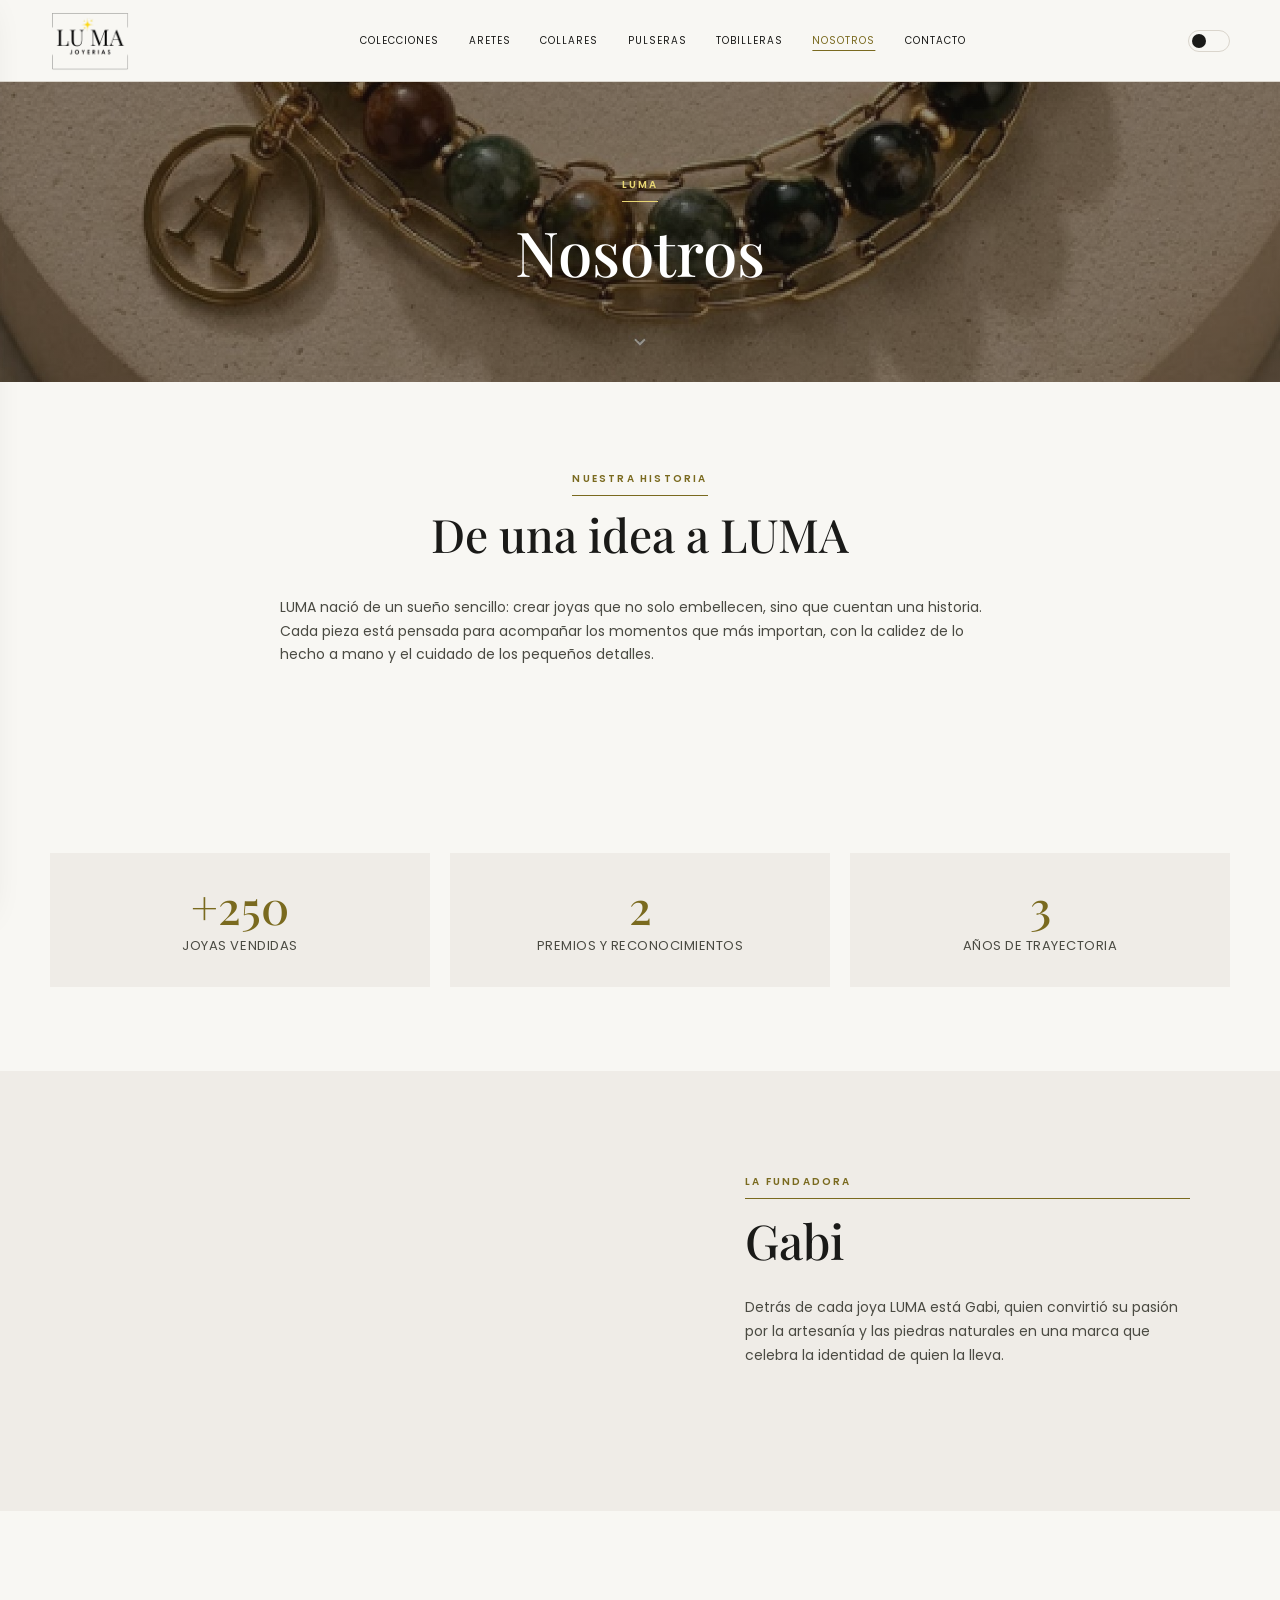
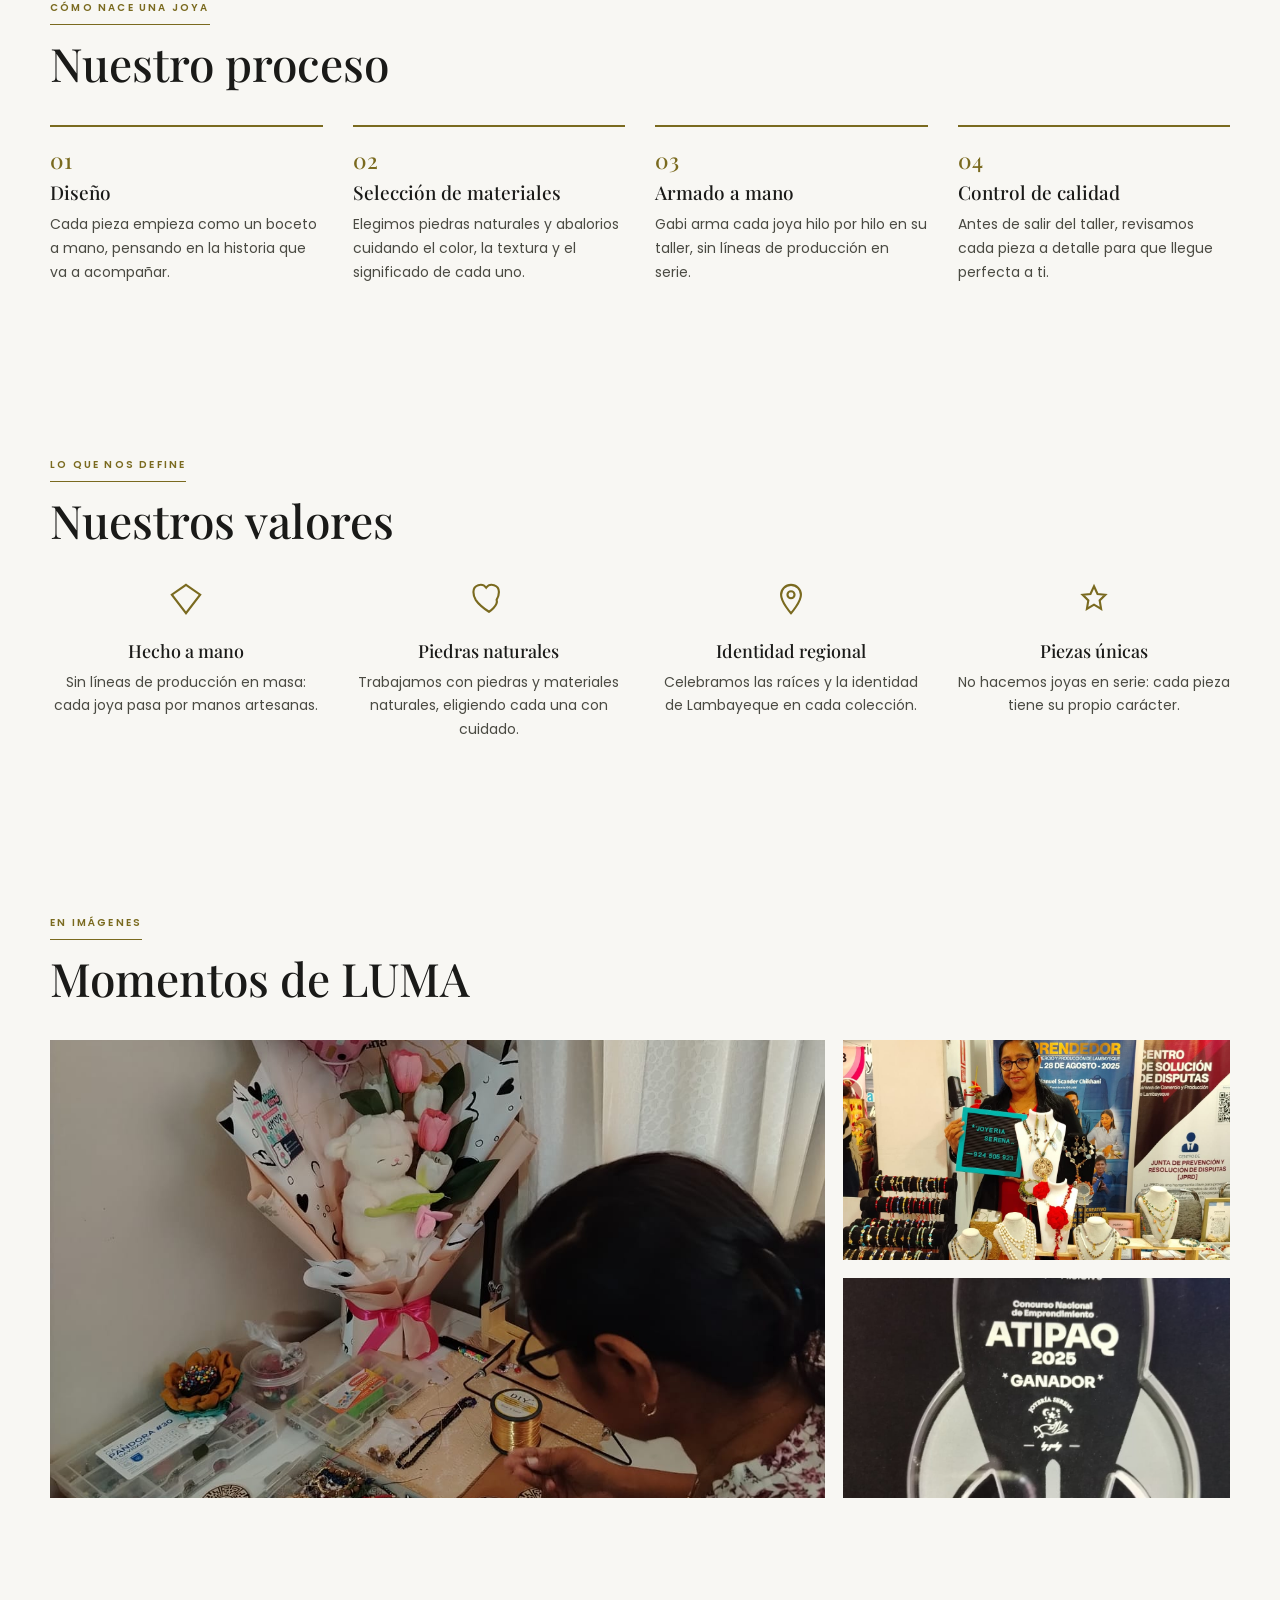
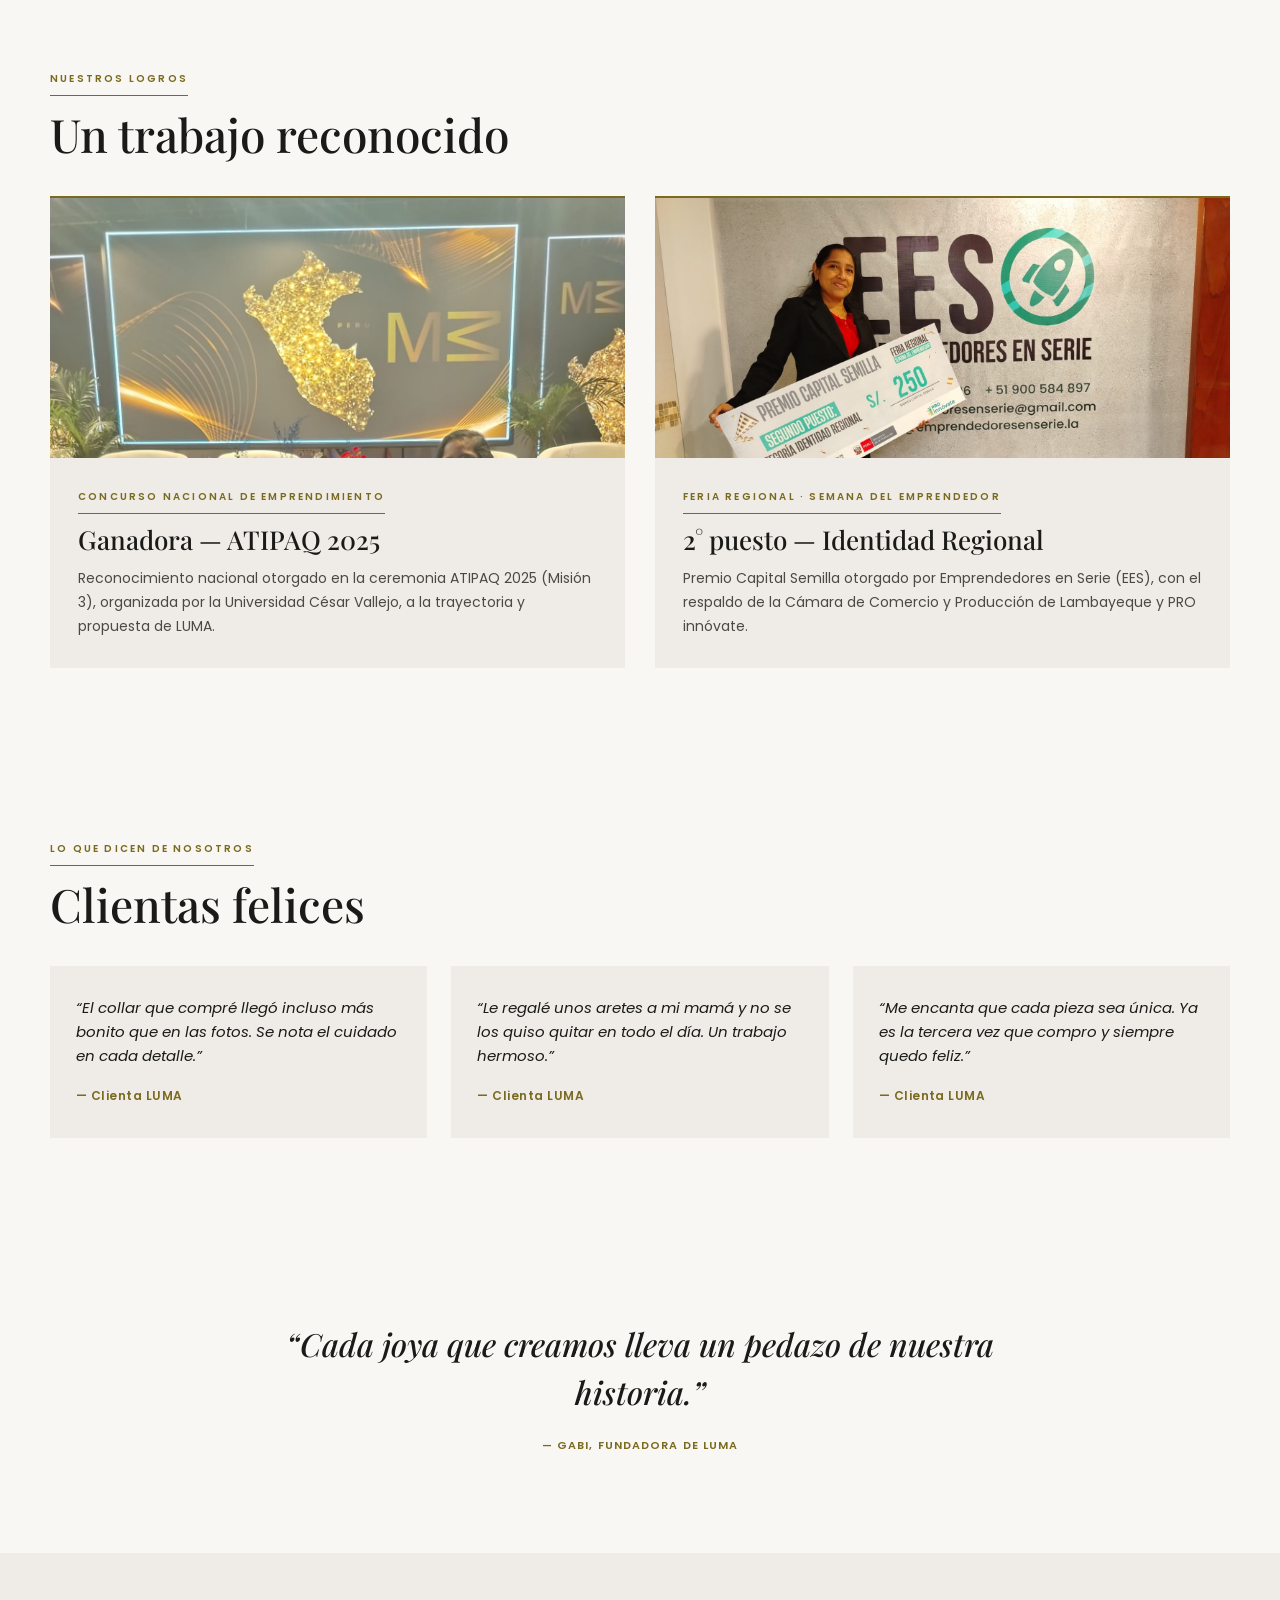
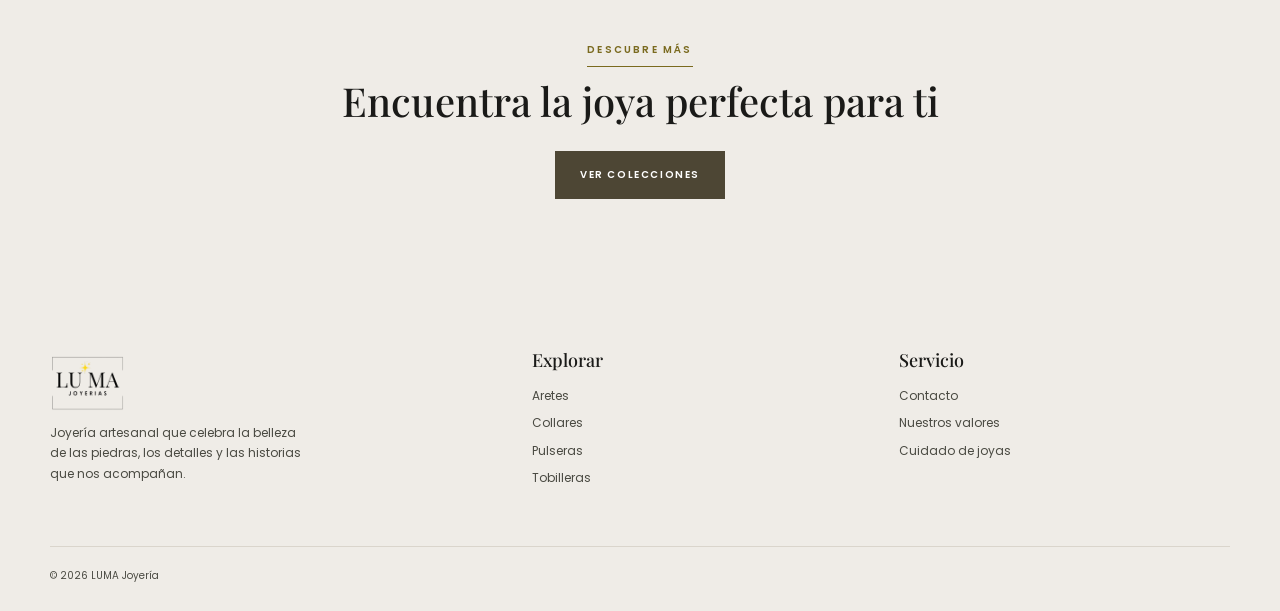
<file: nosotros.html>
<!doctype html>
<html lang="es">

<head>
    <script>(function(){try{var t=localStorage.getItem("luma-theme")==="dark"?"dark":"light";document.documentElement.setAttribute("data-theme",t);}catch(e){}})();</script>
    <meta charset="UTF-8">
    <meta name="viewport" content="width=device-width, initial-scale=1.0">
    <title>Nosotros | LUMA</title>
    <link rel="preconnect" href="https://fonts.googleapis.com">
    <link rel="preconnect" href="https://fonts.gstatic.com" crossorigin>
    <link
        href="https://fonts.googleapis.com/css2?family=Alex+Brush&family=Playfair+Display:wght@400;500;600&family=Poppins:wght@400;500;600&display=swap"
        rel="stylesheet">
    <link rel="stylesheet" href="css/variables.css">
    <link rel="stylesheet" href="css/base.css">
    <link rel="stylesheet" href="css/components.css">
    <link rel="stylesheet" href="css/pages.css">
    <link rel="stylesheet" href="css/mobile.css">
    <script defer src="js/data/products.js"></script>
    <script defer src="js/app.js"></script>
</head>

<body>
    <header class="site-header">
        <div class="container header-inner"><button class="icon-button menu-button" id="open-menu"
                aria-label="Abrir menú">☰</button><a class="brand" href="index.html">LU<span>•</span>MA</a>
            <nav class="nav"><a href="index.html">Colecciones</a><a href="aretes.html">Aretes</a><a
                    href="collares.html">Collares</a><a href="pulseras.html">Pulseras</a><a
                    href="tobilleras.html">Tobilleras</a><a class="active" href="nosotros.html">Nosotros</a><a
                    href="contacto.html">Contacto</a></nav>
            <div class="header-actions"><button class="theme-toggle" type="button" aria-label="Modo oscuro"><span
            class="theme-toggle-thumb"></span></button><button class="theme-toggle theme-toggle-icon" type="button" aria-label="Cambiar modo claro/oscuro"><span class="theme-icon-sun" aria-hidden="true">☀</span><span class="theme-icon-moon" aria-hidden="true">☾</span></button>

      </div>
    </header>
    <div id="drawer-backdrop" class="drawer-backdrop"></div>
    <aside id="drawer" class="drawer">
        <div class="drawer-head"><a class="brand" href="index.html">LU<span>•</span>MA</a><button id="close-menu"
                class="icon-button" aria-label="Cerrar menú">×</button></div>
        <nav><a href="index.html">Colecciones</a><a href="aretes.html">Aretes</a><a
                href="collares.html">Collares</a><a href="pulseras.html">Pulseras</a><a
                href="tobilleras.html">Tobilleras</a><a class="active"
                href="nosotros.html">Nosotros</a><a
                href="contacto.html">Contacto</a></nav>
        <div class="drawer-foot">
            <span>Modo oscuro</span>
            <button class="theme-toggle" type="button" aria-label="Modo oscuro"><span
                    class="theme-toggle-thumb"></span></button>
        </div>
    </aside>
    <main>

        <!-- ===================================================
             BLOQUE 1 · HERO
             IMAGEN: fondo (assets/img/home-hero.png, definida en
                      pages.css con --hero-image; reemplazar por foto
                      real del taller/marca)
             TEXTO:  eyebrow "LUMA" + título "Nosotros"
        ==================================================== -->
        <section class="page-hero about-hero">
            <div>
                <span class="eyebrow">LUMA</span>
                <h1>Nosotros</h1>
            </div>
        </section>

        <!-- ===================================================
             BLOQUE 2 · HISTORIA DE LA MARCA
             Solo TEXTO: eyebrow + título + párrafos
        ==================================================== -->
        <section class="section container about-intro">
            <div class="section-heading">
                <span class="eyebrow">Nuestra historia</span>
                <h2>De una idea a LUMA</h2>
            </div>
            <p>LUMA nació de un sueño sencillo: crear joyas que no solo embellecen, sino que cuentan una historia.
                Cada pieza está pensada para acompañar los momentos que más importan, con la calidez de lo hecho a
                mano y el cuidado de los pequeños detalles.</p>
            <p><!-- TODO(Jeferson): reemplazar con la historia real de LUMA que te cuente Gabi (cuándo y por qué
                nació la marca, qué la inspiró, cómo fueron los primeros pasos). --></p>
        </section>

        <!-- ===================================================
             BLOQUE 2.5 · CIFRAS
             Solo TEXTO: 3 números destacados con su etiqueta.
             "Premios y reconocimientos: 2" es un dato real (ver
             bloque de Reconocimientos más abajo); los otros dos son
             placeholders — ver TODO.
        ==================================================== -->
        <section class="section container">
            <div class="stats">
                <div class="stat">
                    <span class="stat-number"><!-- TODO(Jeferson): número real de joyas vendidas -->+250</span>
                    <span class="stat-label">Joyas vendidas</span>
                </div>
                <div class="stat">
                    <span class="stat-number">2</span>
                    <span class="stat-label">Premios y reconocimientos</span>
                </div>
                <div class="stat">
                    <span class="stat-number"><!-- TODO(Jeferson): años reales trabajando el oficio -->3</span>
                    <span class="stat-label">Años de trayectoria</span>
                </div>
            </div>
        </section>

        <!-- ===================================================
             BLOQUE 3 · LA FUNDADORA
             IMAGEN: 2 fotos reales de Gabi en el taller que se
                      alternan solas cada 5s (crossfade en CSS, sin
                      JS) — ver .heritage-slideshow en css/pages.css
             TEXTO:  eyebrow + título "Gabi" + párrafos de bio
             Layout de dos columnas (imagen | texto) que en móvil
             se apila en una sola columna — ver .heritage en
             css/pages.css.
        ==================================================== -->
        <section class="heritage">
            <div class="heritage-slideshow">
                <img src="assets/img/nosotros-taller-01.png" alt="Gabi, fundadora de LUMA, armando una joya a mano en su taller">
                <img src="assets/img/nosotros-taller-02.png" alt="Gabi seleccionando cuentas y piedras para una nueva pieza">
            </div>
            <div class="heritage-copy">
                <span class="eyebrow">La fundadora</span>
                <h2>Gabi</h2>
                <p>Detrás de cada joya LUMA está Gabi, quien convirtió su pasión por la artesanía y las piedras
                    naturales en una marca que celebra la identidad de quien la lleva.</p>
                <p><!-- TODO(Jeferson): reemplazar con la biografía real de Gabi (su trayectoria, motivación y
                    visión para la marca). --></p>
            </div>
        </section>

        <!-- ===================================================
             BLOQUE 3.5 · PROCESO DE CREACIÓN
             Solo TEXTO: 4 pasos numerados, en fila en escritorio y
             apilados en móvil — ver .process en css/pages.css.
        ==================================================== -->
        <section id="proceso" class="section container">
            <div class="section-heading">
                <span class="eyebrow">Cómo nace una joya</span>
                <h2>Nuestro proceso</h2>
            </div>
            <ol class="process">
                <li class="process-step">
                    <span class="process-number">01</span>
                    <h3>Diseño</h3>
                    <p>Cada pieza empieza como un boceto a mano, pensando en la historia que va a acompañar.</p>
                </li>
                <li class="process-step">
                    <span class="process-number">02</span>
                    <h3>Selección de materiales</h3>
                    <p>Elegimos piedras naturales y abalorios cuidando el color, la textura y el significado de cada
                        uno.</p>
                </li>
                <li class="process-step">
                    <span class="process-number">03</span>
                    <h3>Armado a mano</h3>
                    <p>Gabi arma cada joya hilo por hilo en su taller, sin líneas de producción en serie.</p>
                </li>
                <li class="process-step">
                    <span class="process-number">04</span>
                    <h3>Control de calidad</h3>
                    <p>Antes de salir del taller, revisamos cada pieza a detalle para que llegue perfecta a ti.</p>
                </li>
            </ol>
        </section>

        <!-- ===================================================
             BLOQUE 3.6 · VALORES
             Solo TEXTO + íconos SVG simples (sin librerías externas)
             — ver .values en css/pages.css.
        ==================================================== -->
        <section id="valores" class="section container">
            <div class="section-heading">
                <span class="eyebrow">Lo que nos define</span>
                <h2>Nuestros valores</h2>
            </div>
            <div class="values">
                <div class="value-card">
                    <svg class="value-icon" viewBox="0 0 24 24" fill="none" stroke="currentColor" stroke-width="1.5">
                        <polygon points="12,2 22,9 12,22 2,9" />
                    </svg>
                    <h3>Hecho a mano</h3>
                    <p>Sin líneas de producción en masa: cada joya pasa por manos artesanas.</p>
                </div>
                <div class="value-card">
                    <svg class="value-icon" viewBox="0 0 24 24" fill="none" stroke="currentColor" stroke-width="1.5">
                        <path
                            d="M12 21s-6.7-4.35-9.4-8.43C1.34 10.34 1 8.66 1 7a5 5 0 0 1 9-3 5 5 0 0 1 9 3c0 1.66-.34 3.34-1.6 5.57C18.7 16.65 12 21 12 21z" />
                    </svg>
                    <h3>Piedras naturales</h3>
                    <p>Trabajamos con piedras y materiales naturales, eligiendo cada una con cuidado.</p>
                </div>
                <div class="value-card">
                    <svg class="value-icon" viewBox="0 0 24 24" fill="none" stroke="currentColor" stroke-width="1.5">
                        <path
                            d="M12 2a7 7 0 0 0-7 7c0 5.25 7 13 7 13s7-7.75 7-13a7 7 0 0 0-7-7z" />
                        <circle cx="12" cy="9" r="2.5" />
                    </svg>
                    <h3>Identidad regional</h3>
                    <p>Celebramos las raíces y la identidad de Lambayeque en cada colección.</p>
                </div>
                <div class="value-card">
                    <svg class="value-icon" viewBox="0 0 24 24" fill="none" stroke="currentColor" stroke-width="1.5">
                        <path
                            d="M12 3l2.5 5.5L20 9l-4 4 1 6-5-3-5 3 1-6-4-4 5.5-.5z" />
                    </svg>
                    <h3>Piezas únicas</h3>
                    <p>No hacemos joyas en serie: cada pieza tiene su propio carácter.</p>
                </div>
            </div>
        </section>

        <!-- ===================================================
             BLOQUE 4 · GALERÍA
             TEXTO: eyebrow + título de la sección
             IMÁGENES: 3 fotos reales — Gabi armando las piezas en su
                       taller y el stand con las joyas terminadas en
                       la Semana del Emprendedor; en escritorio la
                       primera imagen ocupa el doble de alto, en
                       móvil las 3 se apilan igual de tamaño — ver
                       .about-gallery en css/pages.css.
        ==================================================== -->
        <section class="section container">
            <div class="section-heading">
                <span class="eyebrow">En imágenes</span>
                <h2>Momentos de LUMA</h2>
            </div>
            <div class="about-gallery">
                <img src="assets/img/nosotros-taller-02.png" alt="Gabi seleccionando cuentas y piedras para una nueva pieza">
                <img src="assets/img/nosotros-feria.png" alt="Stand de LUMA con collares y pulseras en la Semana del Emprendedor">
                <img src="assets/img/nosotros-premio-atipaq-trofeo.png" alt="Trofeo de LUMA como ganadora de ATIPAQ 2025">
            </div>
        </section>

        <!-- ===================================================
             BLOQUE 4.5 · RECONOCIMIENTOS / PREMIOS
             TEXTO: eyebrow + título de la sección + copy de cada
                    premio (nombre del concurso, resultado, entidad
                    organizadora)
             IMÁGENES: 2 fotos reales de las premiaciones (ATIPAQ 2025
                       y EES - Emprendedores en Serie)
             2 tarjetas en escritorio, 1 columna en móvil — ver
             .awards / .award-card en css/pages.css.
        ==================================================== -->
        <section class="section container">
            <div class="section-heading">
                <span class="eyebrow">Nuestros logros</span>
                <h2>Un trabajo reconocido</h2>
            </div>
            <div class="awards">
                <article class="award-card">
                    <img src="assets/img/nosotros-premio-atipaq-01.png"
                        alt="Gabi con el trofeo de ATIPAQ 2025 en la ceremonia de premiación">
                    <div class="award-copy">
                        <span class="eyebrow">Concurso Nacional de Emprendimiento</span>
                        <h3>Ganadora — ATIPAQ 2025</h3>
                        <p><!-- TODO(Jeferson): confirmar con Gabi el detalle exacto (categoría, organizador) para
                            este párrafo --> Reconocimiento nacional otorgado en la ceremonia ATIPAQ 2025 (Misión 3),
                            organizada por la Universidad César Vallejo, a la trayectoria y propuesta de LUMA.</p>
                    </div>
                </article>
                <article class="award-card">
                    <img src="assets/img/nosotros-premio-ees.png"
                        alt="Gabi con el cheque de premio Capital Semilla de Emprendedores en Serie">
                    <div class="award-copy">
                        <span class="eyebrow">Feria Regional · Semana del Emprendedor</span>
                        <h3>2° puesto — Identidad Regional</h3>
                        <p><!-- TODO(Jeferson): confirmar con Gabi el detalle exacto para este párrafo -->Premio
                            Capital Semilla otorgado por Emprendedores en Serie (EES), con el respaldo de la
                            Cámara de Comercio y Producción de Lambayeque y PRO innóvate.</p>
                    </div>
                </article>
            </div>
        </section>

        <!-- ===================================================
             BLOQUE 4.6 · TESTIMONIOS
             Solo TEXTO: 3 tarjetas de testimonio (placeholders, ver
             TODO) — ver .testimonials en css/pages.css.
        ==================================================== -->
        <section class="section container">
            <div class="section-heading">
                <span class="eyebrow">Lo que dicen de nosotros</span>
                <h2>Clientas felices</h2>
            </div>
            <div class="testimonials">
                <blockquote class="testimonial">
                    <p>“<!-- TODO(Jeferson): reemplazar con un testimonio real de clienta -->El collar que compré
                        llegó incluso más bonito que en las fotos. Se nota el cuidado en cada detalle.”</p>
                    <cite><!-- TODO(Jeferson): nombre real de la clienta -->— Clienta LUMA</cite>
                </blockquote>
                <blockquote class="testimonial">
                    <p>“<!-- TODO(Jeferson): reemplazar con un testimonio real de clienta -->Le regalé unos aretes a
                        mi mamá y no se los quiso quitar en todo el día. Un trabajo hermoso.”</p>
                    <cite><!-- TODO(Jeferson): nombre real de la clienta -->— Clienta LUMA</cite>
                </blockquote>
                <blockquote class="testimonial">
                    <p>“<!-- TODO(Jeferson): reemplazar con un testimonio real de clienta -->Me encanta que cada
                        pieza sea única. Ya es la tercera vez que compro y siempre quedo feliz.”</p>
                    <cite><!-- TODO(Jeferson): nombre real de la clienta -->— Clienta LUMA</cite>
                </blockquote>
            </div>
        </section>

        <!-- ===================================================
             BLOQUE 5 · CITA DE LA FUNDADORA
             Solo TEXTO: frase destacada + firma
        ==================================================== -->
        <section class="section container">
            <blockquote class="founder-quote">
                <p>“<!-- TODO(Jeferson): reemplazar con una frase real de Gabi sobre su visión de LUMA -->Cada joya
                    que creamos lleva un pedazo de nuestra historia.”</p>
                <cite>— Gabi, fundadora de LUMA</cite>
            </blockquote>
        </section>

        <!-- ===================================================
             BLOQUE 6 · CTA FINAL
             Solo TEXTO + botón, invitando a ver las colecciones —
             ver .about-cta en css/pages.css.
        ==================================================== -->
        <section class="section about-cta">
            <div class="container">
                <span class="eyebrow">Descubre más</span>
                <h2>Encuentra la joya perfecta para ti</h2>
                <a class="button" href="index.html">Ver colecciones</a>
            </div>
        </section>

    </main>
    <footer class="footer">
        <div class="container">
            <div class="footer-grid">
                <div><a class="brand" href="index.html">LU<span>•</span>MA</a>
                    <p>Joyería artesanal que celebra la belleza de las piedras, los detalles y las historias que nos
                        acompañan.</p>
                </div>
                <div>
                    <h3>Explorar</h3><a href="aretes.html">Aretes</a><a href="collares.html">Collares</a><a
                        href="pulseras.html">Pulseras</a><a href="tobilleras.html">Tobilleras</a>
                </div>
                <div>
                    <h3>Servicio</h3><a href="contacto.html">Contacto</a><a href="nosotros.html#valores">Nuestros valores</a><a
                        href="nosotros.html#proceso">Cuidado de joyas</a>
                </div>
            </div>
            <div class="footer-bottom"><span>© 2026 LUMA Joyería</span></div>
        </div>
    </footer>
</body>

</html>
</file>
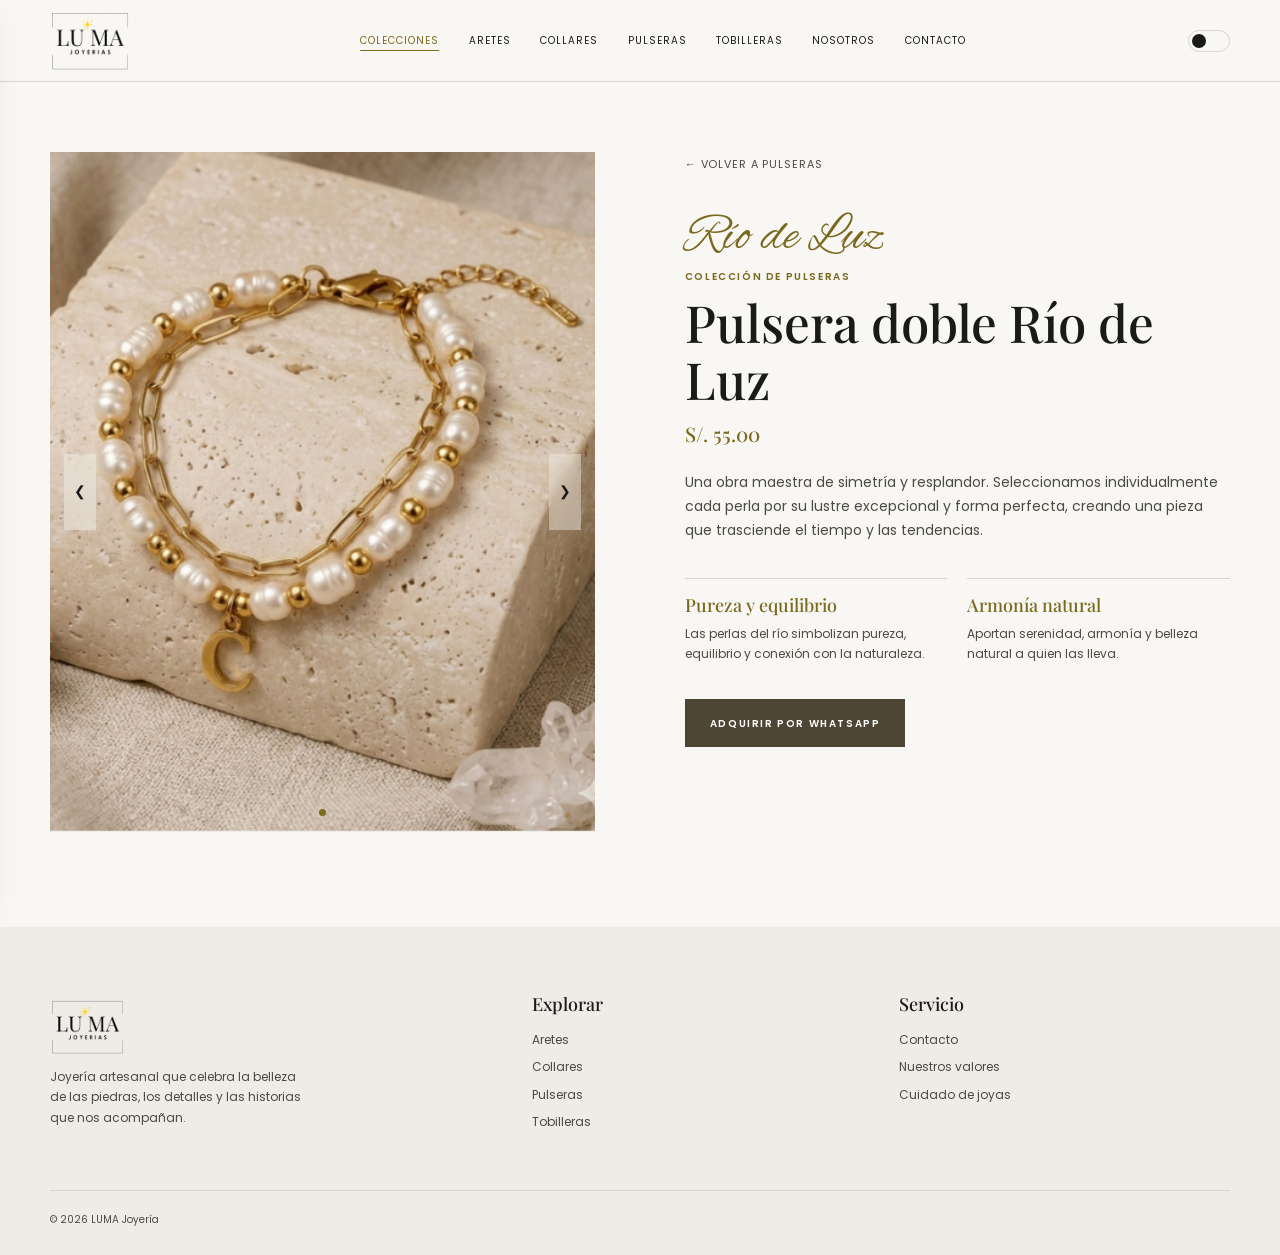
<file: producto.html>
<!doctype html>
<html lang="es">

<head>
    <script>(function () {
            try { var t = localStorage.getItem("luma-theme") === "dark" ? "dark" : "light"; document.documentElement.setAttribute("data-theme", t); } catch (e) { }
            var silence = function (ev) { try { ev.viewTransition && ev.viewTransition.ready.catch(function () { }); ev.viewTransition && ev.viewTransition.finished.catch(function () { }); } catch (e) { } };
            window.addEventListener("pageswap", silence);
            window.addEventListener("pagereveal", silence);
        })();</script>
    <meta charset="UTF-8">
    <meta name="viewport" content="width=device-width, initial-scale=1.0">
    <title>Producto | LUMA</title>
    <link rel="preconnect" href="https://fonts.googleapis.com">
    <link rel="preconnect" href="https://fonts.gstatic.com" crossorigin>
    <link
        href="https://fonts.googleapis.com/css2?family=Alex+Brush&family=Playfair+Display:wght@400;500;600&family=Poppins:wght@400;500;600&display=swap"
        rel="stylesheet">
    <link rel="stylesheet" href="css/variables.css">
    <link rel="stylesheet" href="css/base.css">
    <link rel="stylesheet" href="css/components.css">
    <link rel="stylesheet" href="css/pages.css">
    <link rel="stylesheet" href="css/mobile.css">
    <script defer src="js/data/products.js"></script>
    <script defer src="js/app.js"></script>
</head>

<body>
    <header class="site-header">
    <div class="container header-inner">
      <button class="icon-button menu-button" id="open-menu" aria-label="Abrir menú">☰</button><a class="brand"
        href="index.html">LU<span>•</span>MA</a>
      <nav class="nav" aria-label="Principal"><a class="active" href="index.html">Colecciones</a><a
          href="aretes.html">Aretes</a><a href="collares.html">Collares</a><a href="pulseras.html">Pulseras</a><a
          href="tobilleras.html">Tobilleras</a><a href="nosotros.html">Nosotros</a><a href="contacto.html">Contacto</a>
      </nav>
      <div class="header-actions"><button class="theme-toggle" type="button" aria-label="Modo oscuro"><span
            class="theme-toggle-thumb"></span></button><button class="theme-toggle theme-toggle-icon" type="button" aria-label="Cambiar modo claro/oscuro"><span class="theme-icon-sun" aria-hidden="true">☀</span><span class="theme-icon-moon" aria-hidden="true">☾</span></button>
      </div>
    </header>

    <div id="drawer-backdrop" class="drawer-backdrop"></div>
    <aside id="drawer" class="drawer">
        <div class="drawer-head"><a class="brand" href="index.html">LU<span>•</span>MA</a><button id="close-menu"
                class="icon-button" aria-label="Cerrar menú">×</button></div>
        <nav><a href="index.html">Colecciones</a><a href="aretes.html">Aretes</a><a
                href="collares.html">Collares</a><a href="pulseras.html">Pulseras</a><a
                href="tobilleras.html">Tobilleras</a><a href="nosotros.html">Nosotros</a><a href="contacto.html">Contacto</a></nav>
        <div class="drawer-foot">
            <span>Modo oscuro</span>
            <button class="theme-toggle" type="button" aria-label="Modo oscuro"><span
                    class="theme-toggle-thumb"></span></button>
        </div>
    </aside>
    <main class="container">
        <section class="product-detail" data-product-detail>
            
            <div class="detail-image" data-gallery>
    <div class="gallery-track" data-gallery-track></div>
    <button class="gallery-nav prev" type="button" data-gallery-prev aria-label="Imagen anterior">❮</button>
    <button class="gallery-nav next" type="button" data-gallery-next aria-label="Imagen siguiente">❯</button>
    <div class="gallery-dots" data-gallery-dots></div>
</div>


            <div class="detail-info"><a class="back-link" data-product-back href="pulseras.html">← Volver a Pulseras</a>
                <p class="product-script" data-product-script>Río de Luz</p><span class="category-name"
                    data-product-category>Colección de Pulseras</span>
                <h1 data-product-name>Pulsera doble Río de Luz</h1>
                <p class="product-price" data-product-price>S/. 55.00</p>
                <p class="description" data-product-description>Una obra maestra de simetría y resplandor. Seleccionamos
                    individualmente cada perla por su lustre excepcional y forma perfecta, creando una pieza que
                    trasciende el tiempo y las tendencias.</p>
                <div class="properties">
                   
                   
                    <div class="property">
                        <h3 data-property-title="0">Pureza y equilibrio</h3>
                        <p data-property-text="0">Las perlas del río simbolizan pureza, equilibrio y conexión con la
                            naturaleza.</p>
                    </div>

                    <div class="property">
                        <h3 data-property-title="1">Armonía natural</h3>
                        <p data-property-text="1">Aportan serenidad, armonía y belleza natural a quien las lleva.</p>
                    </div>

                    <div class="property" data-property-extra hidden>
                        <h3 data-property-title="2"></h3>
                        <p data-property-text="2"></p>
                    </div>
                    <div class="property" data-property-extra hidden>
                        <h3 data-property-title="3"></h3>
                        <p data-property-text="3"></p>
                    </div>
                </div><a class="button" data-whatsapp-product target="_blank" rel="noopener"
                    href="https://wa.me/51924505903">Adquirir por WhatsApp</a>
            </div>
        </section>
    </main>
    <footer class="footer">
        <div class="container">
            <div class="footer-grid">
                <div><a class="brand" href="index.html">LU<span>•</span>MA</a>
                    <p>Joyería artesanal que celebra la belleza de las piedras, los detalles y las historias que nos
                        acompañan.</p>
                </div>
                <div>
                    <h3>Explorar</h3><a href="aretes.html">Aretes</a><a href="collares.html">Collares</a><a
                        href="pulseras.html">Pulseras</a><a href="tobilleras.html">Tobilleras</a>
                </div>
                <div>
                    <h3>Servicio</h3><a href="contacto.html">Contacto</a><a href="nosotros.html#valores">Nuestros valores</a><a
                        href="nosotros.html#proceso">Cuidado de joyas</a>
                </div>
            </div>
            <div class="footer-bottom"><span>© 2026 LUMA Joyería</span></div>
        </div>
    </footer>
</body>

</html>
</file>
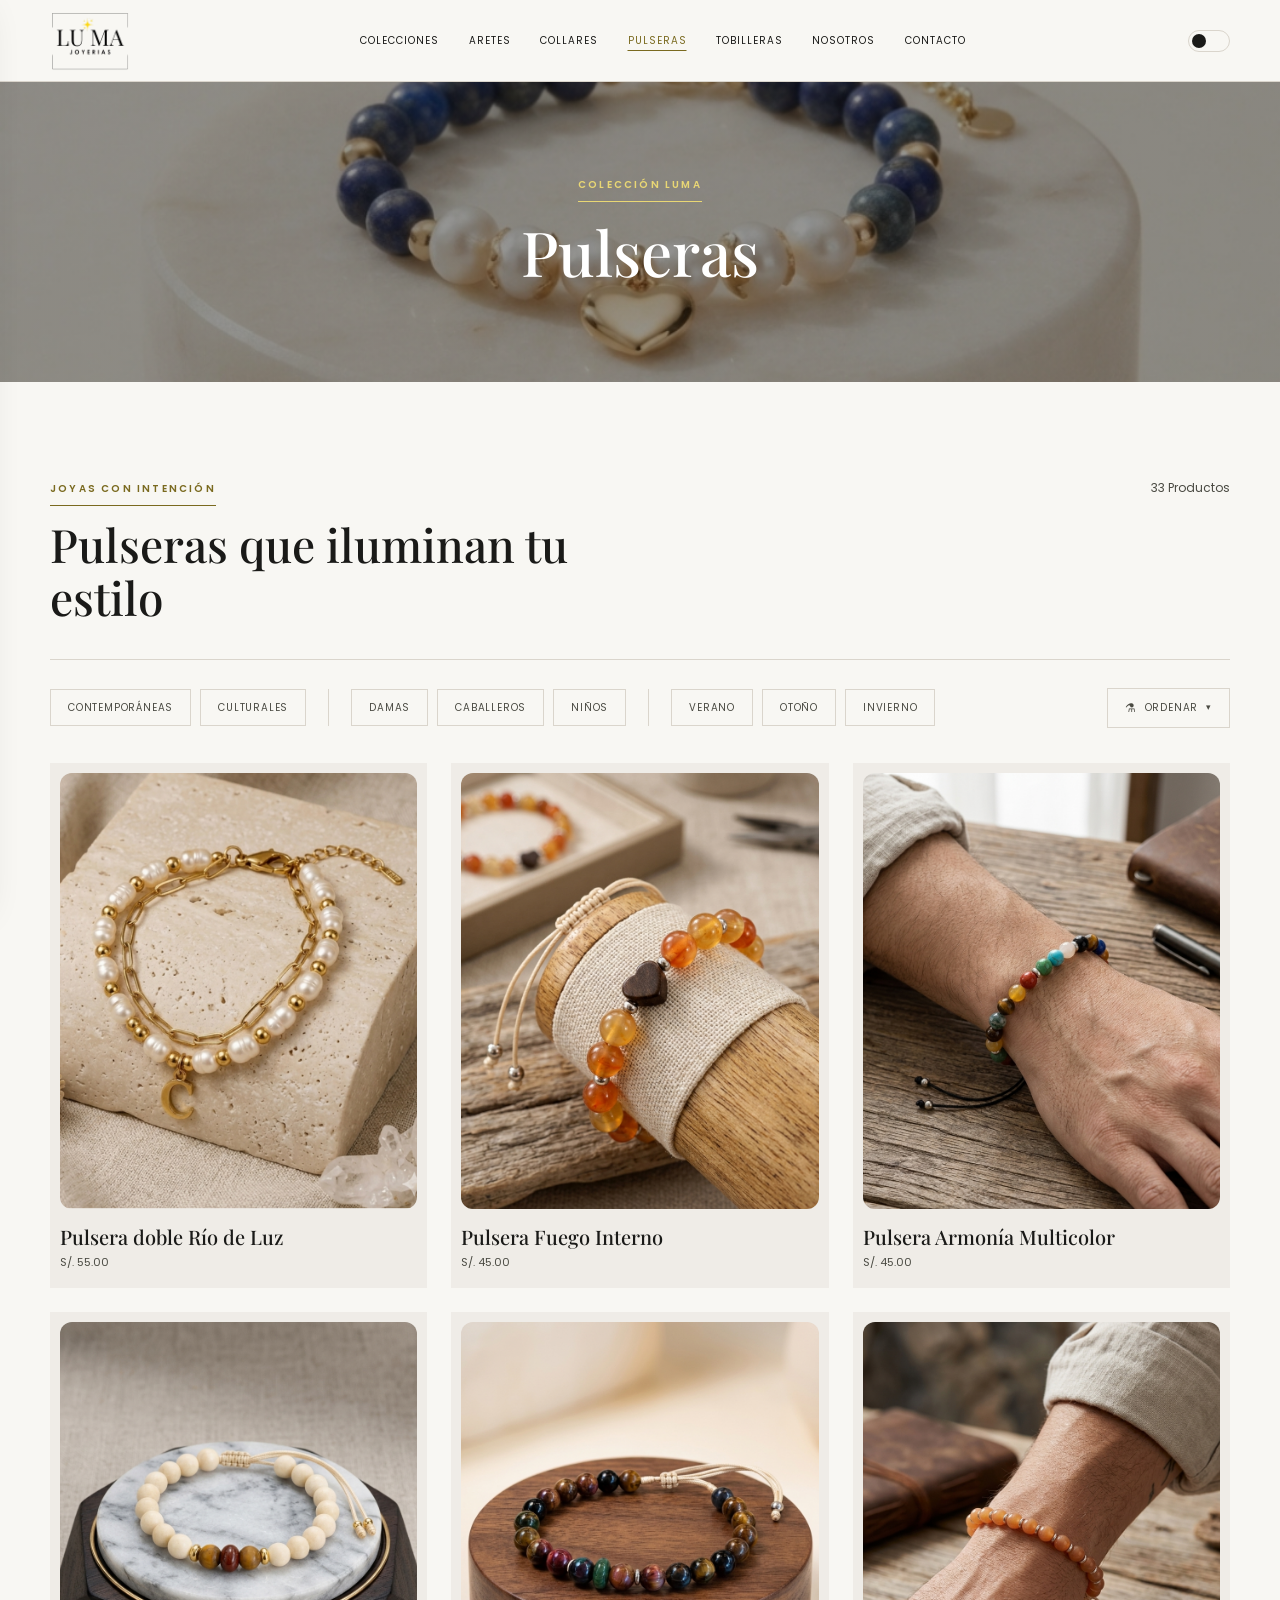
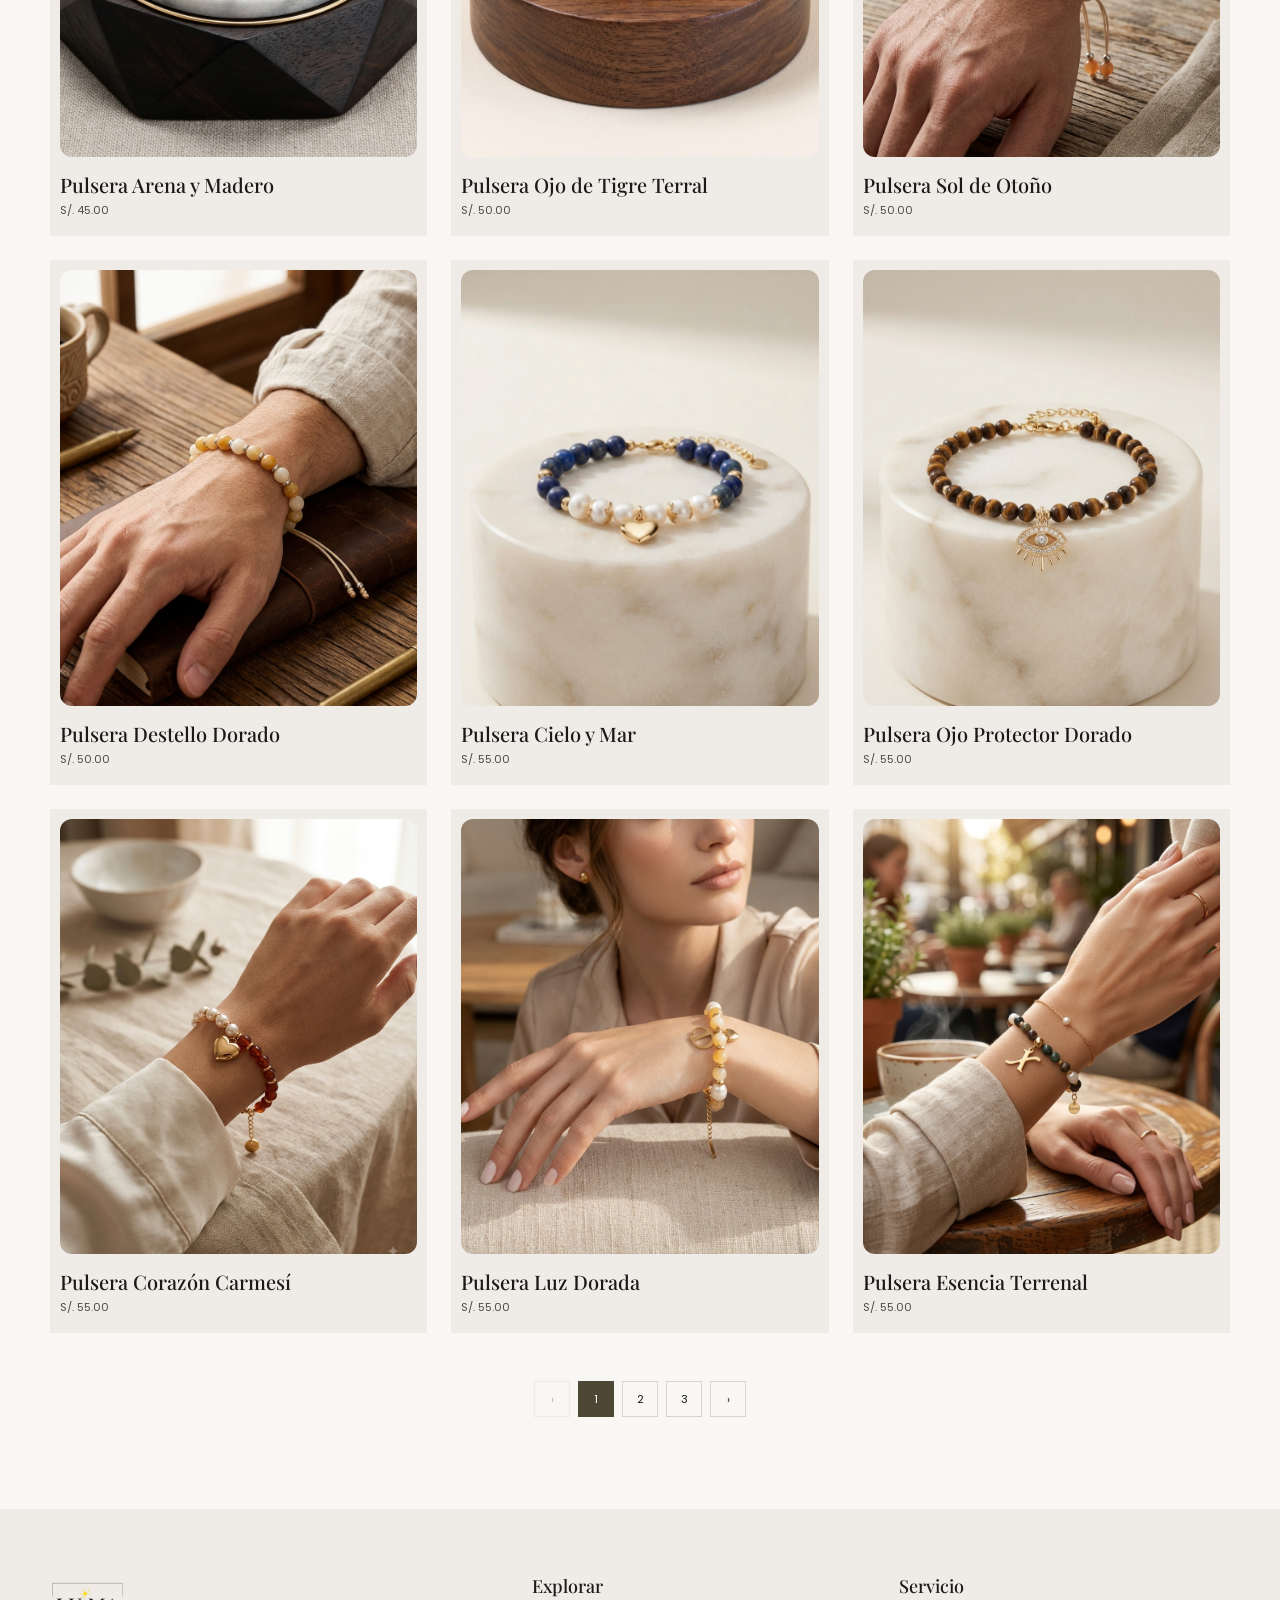
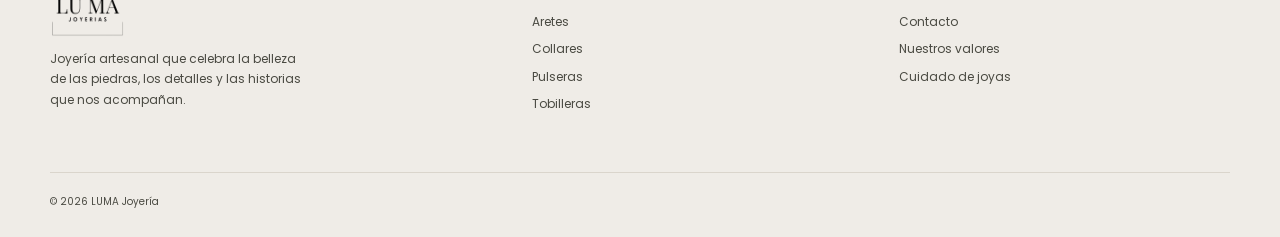
<file: pulseras.html>
<!doctype html>
<html lang="es">

<head>
    <script>(function () {
            try { var t = localStorage.getItem("luma-theme") === "dark" ? "dark" : "light"; document.documentElement.setAttribute("data-theme", t); } catch (e) { }
            var silence = function (ev) { try { ev.viewTransition && ev.viewTransition.ready.catch(function () { }); ev.viewTransition && ev.viewTransition.finished.catch(function () { }); } catch (e) { } };
            window.addEventListener("pageswap", silence);
            window.addEventListener("pagereveal", silence);
        })();</script>
    <meta charset="UTF-8">
    <meta name="viewport" content="width=device-width, initial-scale=1.0">
    <title>Pulseras | LUMA</title>
    <link rel="preconnect" href="https://fonts.googleapis.com">
    <link rel="preconnect" href="https://fonts.gstatic.com" crossorigin>
    <link
        href="https://fonts.googleapis.com/css2?family=Alex+Brush&family=Playfair+Display:wght@400;500;600&family=Poppins:wght@400;500;600&display=swap"
        rel="stylesheet">
    <link rel="stylesheet" href="css/variables.css">
    <link rel="stylesheet" href="css/base.css">
    <link rel="stylesheet" href="css/components.css">
    <link rel="stylesheet" href="css/pages.css">
    <link rel="stylesheet" href="css/filters.css">
    <link rel="stylesheet" href="css/mobile.css">
    <script defer src="js/data/products.js"></script>
    <script defer src="js/app.js"></script>
    <script defer src="js/filters.js"></script>
</head>

<body>
    <header class="site-header">
        <div class="container header-inner"><button class="icon-button menu-button" id="open-menu"
                aria-label="Abrir menú">☰</button><a class="brand" href="index.html">LU<span>•</span>MA</a>
            <nav class="nav"><a href="index.html">Colecciones</a><a href="aretes.html">Aretes</a><a
                    href="collares.html">Collares</a><a class="active" href="pulseras.html">Pulseras</a><a
                    href="tobilleras.html">Tobilleras</a><a href="nosotros.html">Nosotros</a><a
                    href="contacto.html">Contacto</a></nav>
            <div class="header-actions"><button class="theme-toggle" type="button" aria-label="Modo oscuro"><span
                        class="theme-toggle-thumb"></span></button><button class="theme-toggle theme-toggle-icon"
                    type="button" aria-label="Cambiar modo claro/oscuro"><span class="theme-icon-sun"
                        aria-hidden="true">☀</span><span class="theme-icon-moon" aria-hidden="true">☾</span></button>

            </div>
    </header>
    <div id="drawer-backdrop" class="drawer-backdrop"></div>
    <aside id="drawer" class="drawer">
        <div class="drawer-head"><a class="brand" href="index.html">LU<span>•</span>MA</a><button id="close-menu"
                class="icon-button" aria-label="Cerrar menú">×</button></div>
        <nav><a href="index.html">Colecciones</a><a href="aretes.html">Aretes</a><a href="collares.html">Collares</a><a
                class="active" href="pulseras.html">Pulseras</a><a href="tobilleras.html">Tobilleras</a><a
                href="nosotros.html">Nosotros</a><a href="contacto.html">Contacto</a></nav>
        <div class="drawer-foot">
            <span>Modo oscuro</span>
            <button class="theme-toggle" type="button" aria-label="Modo oscuro"><span
                    class="theme-toggle-thumb"></span></button>
        </div>
    </aside>
    <main>
        <section class="page-hero" style="--hero-image:url('../assets/img/pulsera-elegance/cielo-y-mar-1 - copia.png')">
            <div><span class="eyebrow">Colección LUMA</span>
                <h1>Pulseras</h1>
            </div>
        </section>
        <section class="section container">
            <div class="listing-toolbar">
                <div class="section-heading"><span class="eyebrow">Joyas con intención</span>
                    <h2>Pulseras que iluminan tu estilo</h2>
                </div>
                <p data-product-count>2 Productos</p>
            </div>

            <div class="tabs" role="tablist">
                <div class="tabs-left">
                    <button class="filter-mobile-toggle" type="button" aria-haspopup="true" aria-expanded="false"
                        aria-controls="filter-groups"><span class="filter-mobile-icon"
                            aria-hidden="true">⚗</span><span>Filtrar</span></button>
                    <div class="filter-groups" id="filter-groups">
                        <div class="filter-group" data-filter-group="grupo1">
                            <button data-tags="contemporaneas">Contemporáneas<span class="tab-remove"
                                    aria-label="Quitar filtro">×</span></button>
                            <button data-tags="culturales">Culturales<span class="tab-remove"
                                    aria-label="Quitar filtro">×</span></button>
                        </div>
                        <div class="filter-group" data-filter-group="grupo2">
                            <button data-tags="damas">Damas<span class="tab-remove"
                                    aria-label="Quitar filtro">×</span></button>
                            <button data-tags="caballeros">Caballeros<span class="tab-remove"
                                    aria-label="Quitar filtro">×</span></button>
                            <button data-tags="ninos">Niños<span class="tab-remove"
                                    aria-label="Quitar filtro">×</span></button>
                        </div>
                        <div class="filter-group" data-filter-group="grupo3">
                            <button data-tags="verano">Verano<span class="tab-remove"
                                    aria-label="Quitar filtro">×</span></button>
                            <button data-tags="otoño">Otoño<span class="tab-remove"
                                    aria-label="Quitar filtro">×</span></button>
                            <button data-tags="invierno">Invierno<span class="tab-remove"
                                    aria-label="Quitar filtro">×</span></button>
                        </div>
                    </div>
                </div>
                <div class="filter-sort">
                    <button class="filter-sort-button" type="button" aria-haspopup="true" aria-expanded="false"><span
                            class="filter-sort-icon" aria-hidden="true">⚗</span><span
                            data-filter-sort-label="">Ordenar</span></button>
                    <div class="filter-sort-menu">
                        <button type="button" data-sort="price-asc">Menor a mayor precio</button>
                        <button type="button" data-sort="price-desc">Mayor a menor precio</button>
                    </div>
                </div>
            </div>

            <div class="product-grid" data-product-grid>

                <article class="product-card" data-tags="contemporaneas verano caballeros">
                    <a href="producto.html?producto=pulsera-rio-de-luz">
                        <img src="assets/img/pulsera-rio-de-luz.png" alt="Pulsera doble Río de Luz">

                        <span class="product-card-overlay">
                            <span class="product-card-overlay-name">
                                Pulsera doble Río de Luz
                            </span>

                            <span class="product-card-overlay-desc">
                                Una delicada pulsera doble inspirada en la luz y la serenidad del río.
                            </span>
                        </span>
                    </a>

                    <div class="product-card-info">
                        <h3>Pulsera doble Río de Luz</h3>
                        <p>S/. 55.00</p>
                    </div>
                </article>

                <article class="product-card" data-tags="contemporaneas verano caballeros"><a
                        href="producto.html?producto=pulsera-fuego-interno"><img
                            src="assets/img/pulsera-hombre/Fuego Interno-1.png" alt="Pulsera Fuego Interno">
                        <span class="product-card-overlay">
                            <span class="product-card-overlay-name">Pulsera Fuego Interno</span>
                            <span class="product-card-overlay-desc">Un amuleto masculino de piedras cálidas y tejido
                                ajustable,
                                resguardado por un corazón oscuro que evoca la nobleza del espíritu.</span>
                        </span>
                    </a>
                    <div class="product-card-info">
                        <h3>Pulsera Fuego Interno</h3>
                        <p>S/. 45.00</p>
                    </div>
                </article>

                <article class="product-card" data-tags="contemporaneas verano caballeros"><a
                        href="producto.html?producto=pulsera-armonia-multicolor"><img
                            src="assets/img/pulsera-hombre/armonia-multicolor-2.png" alt="Pulsera Armonía Multicolor">
                        <span class="product-card-overlay">
                            <span class="product-card-overlay-name">Pulsera Armonía Multicolor</span>
                            <span class="product-card-overlay-desc">Un amuleto multicolor de tejido
                                ajustable que equilibra la energía diaria con un estilo moderno y versátil.</span>
                        </span>
                    </a>
                    <div class="product-card-info">
                        <h3>Pulsera Armonía Multicolor</h3>
                        <p>S/. 45.00</p>
                    </div>
                </article>

                <article class="product-card" data-tags="contemporaneas verano caballeros"><a
                        href="producto.html?producto=pulsera-arena-y-madero"><img
                            src="assets/img/pulsera-hombre/arena-y-madero-1.png" alt="Pulsera Arena y Madero">
                        <span class="product-card-overlay">
                            <span class="product-card-overlay-name">Pulsera Arena y Madero</span>
                            <span class="product-card-overlay-desc">Cuentas mates en tono crema con
                                un centro de ojo de tigre y detalles dorados que reflejan serenidad y equilibrio.</span>
                        </span>
                    </a>
                    <div class="product-card-info">
                        <h3>Pulsera Arena y Madero</h3>
                        <p>S/. 45.00</p>
                    </div>
                </article>

                <article class="product-card" data-tags="contemporaneas verano caballeros"><a
                        href="producto.html?producto=pulsera-ojo-de-tigre-terral"><img
                            src="assets/img/pulsera-hombre/tigre-terral-1.png" alt="Pulsera Ojo de Tigre Terral">
                        <span class="product-card-overlay">
                            <span class="product-card-overlay-name">Pulsera Ojo de Tigre Terral</span>
                            <span class="product-card-overlay-desc">Sobrias cuentas de ojo de tigre y tonos
                                tierra tejidas en hilo claro para proyectar elegancia, temple y enfoque.</span>
                        </span>
                    </a>
                    <div class="product-card-info">
                        <h3>Pulsera Ojo de Tigre Terral</h3>
                        <p>S/. 50.00</p>
                    </div>
                </article>

                <article class="product-card" data-tags="contemporaneas verano caballeros"><a
                        href="producto.html?producto=pulsera-sol-de-otoño"><img
                            src="assets/img/pulsera-hombre/sol-de-otoño-1.png" alt="Pulsera Sol de Otoño">
                        <span class="product-card-overlay">
                            <span class="product-card-overlay-name">Pulsera Sol de Otoño</span>
                            <span class="product-card-overlay-desc">Sobrias cuentas de ojo de tigre y tonos
                                tierra tejidas en hilo claro para proyectar elegancia, temple y enfoque.</span>
                        </span>
                    </a>
                    <div class="product-card-info">
                        <h3>Pulsera Sol de Otoño</h3>
                        <p>S/. 50.00</p>
                    </div>
                </article>


                <article class="product-card" data-tags="contemporaneas verano caballeros"><a
                        href="producto.html?producto=pulsera-destello-dorado"><img
                            src="assets/img/pulsera-hombre/destello-dorado-2.png" alt="Pulsera Destello Dorado">
                        <span class="product-card-overlay">
                            <span class="product-card-overlay-name">Pulsera Destello Dorado</span>
                            <span class="product-card-overlay-desc">Sobrias cuentas de ojo de tigre y tonos
                                tierra tejidas en hilo claro para proyectar elegancia, temple y enfoque.</span>
                        </span>
                    </a>
                    <div class="product-card-info">
                        <h3>Pulsera Destello Dorado</h3>
                        <p>S/. 50.00</p>
                    </div>
                </article>

                <article class="product-card" data-tags="contemporaneas verano damas"><a
                        href="producto.html?producto=pulsera-cielo-y-mar"><img
                            src="assets/img/pulsera-elegance/cielo-y-mar-1.png" alt="Pulsera Cielo y Mar">
                        <span class="product-card-overlay">
                            <span class="product-card-overlay-name">Pulsera Cielo y Mar</span>
                            <span class="product-card-overlay-desc">Un diseño luminoso y
                                fresco de tejido ajustable que destaca por sus matices dorados y elegancia sutil.</span>
                        </span>
                    </a>
                    <div class="product-card-info">
                        <h3>Pulsera Cielo y Mar</h3>
                        <p>S/. 55.00</p>
                    </div>
                </article>

                <article class="product-card" data-tags="contemporaneas verano damas"><a
                        href="producto.html?producto=pulsera-ojo-protector-dorado"><img
                            src="assets/img/pulsera-elegance/protector-dorado-1.png" alt="Pulsera Ojo Protector Dorado">
                        <span class="product-card-overlay">
                            <span class="product-card-overlay-name">Pulsera Ojo Protector Dorado</span>
                            <span class="product-card-overlay-desc">Un diseño luminoso y
                                fresco de tejido ajustable que destaca por sus matices dorados y elegancia sutil.</span>
                        </span>
                    </a>
                    <div class="product-card-info">
                        <h3>Pulsera Ojo Protector Dorado</h3>
                        <p>S/. 55.00</p>
                    </div>
                </article>

                <article class="product-card" data-tags="contemporaneas verano damas"><a
                        href="producto.html?producto=pulsera-corazon-carmesi"><img
                            src="assets/img/pulsera-elegance/corazon-carmesi-2.png" alt="Pulsera Corazón Carmesí">
                        <span class="product-card-overlay">
                            <span class="product-card-overlay-name">Pulsera Corazón Carmesí</span>
                            <span class="product-card-overlay-desc">Un diseño luminoso y
                                fresco de tejido ajustable que destaca por sus matices dorados y elegancia sutil.</span>
                        </span>
                    </a>
                    <div class="product-card-info">
                        <h3>Pulsera Corazón Carmesí</h3>
                        <p>S/. 55.00</p>
                    </div>
                </article>

                <article class="product-card" data-tags="contemporaneas verano damas"><a
                        href="producto.html?producto=pulsera-luz-dorada"><img
                            src="assets/img/pulsera-elegance/luz-dorada-1.png" alt="Pulsera Luz Dorada">
                        <span class="product-card-overlay">
                            <span class="product-card-overlay-name">Pulsera Luz Dorada</span>
                            <span class="product-card-overlay-desc">Un diseño luminoso y
                                fresco de tejido ajustable que destaca por sus matices dorados y elegancia sutil.</span>
                        </span>
                    </a>
                    <div class="product-card-info">
                        <h3>Pulsera Luz Dorada</h3>
                        <p>S/. 55.00</p>
                    </div>
                </article>

                <article class="product-card" data-tags="contemporaneas otoño damas"><a
                        href="producto.html?producto=pulsera-esencia-terrenal"><img
                            src="assets/img/pulsera-elegance/esencia-terrenal-1.png" alt="Pulsera Esencia Terrenal">
                        <span class="product-card-overlay">
                            <span class="product-card-overlay-name">Pulsera Esencia Terrenal</span>
                            <span class="product-card-overlay-desc">Una sofisticada combinación de piedras terrosas,
                                perlas puras y un inicial dorado de carácter único.</span>
                        </span>
                    </a>
                    <div class="product-card-info">
                        <h3>Pulsera Esencia Terrenal</h3>
                        <p>S/. 55.00</p>
                    </div>
                </article>

                <article class="product-card" data-tags="contemporaneas invierno damas"><a
                        href="producto.html?producto=pulsera-pasion-azabache"><img
                            src="assets/img/pulsera-elegance/pasion-azabache-1.png" alt="Pulsera Pasión Azabache">
                        <span class="product-card-overlay">
                            <span class="product-card-overlay-name">Pulsera Pasión Azabache</span>
                            <span class="product-card-overlay-desc">Un contraste audaz de cuentas rojas y negras con
                                dijes personalizados en acabado dorado.</span>
                        </span>
                    </a>
                    <div class="product-card-info">
                        <h3>Pulsera Pasión Azabache</h3>
                        <p>S/. 55.00</p>
                    </div>
                </article>

                <article class="product-card" data-tags="otoño damas contemporaneas"><a
                        href="producto.html?producto=pulsera-atardecer-terracota"><img
                            src="assets/img/pulsera-elegance/atardecer-terracota-1.png"
                            alt="Pulsera Atardecer Terracota">
                        <span class="product-card-overlay">
                            <span class="product-card-overlay-name">Pulsera Atardecer Terracota</span>
                            <span class="product-card-overlay-desc">Una armoniosa mezcla de ágatas cálidas, texturas
                                naturales y un dije inicial dorado de elegancia artesanal.</span>
                        </span>
                    </a>
                    <div class="product-card-info">
                        <h3>Pulsera Atardecer Terracota</h3>
                        <p>S/. 55.00</p>
                    </div>
                </article>

                <article class="product-card" data-tags="invierno damas contemporaneas"><a
                        href="producto.html?producto=pulsera-fe-y-malaquita"><img
                            src="assets/img/pulsera-elegance/fe-y-malaquita-1.png" alt="Pulsera Fe y Malaquita">
                        <span class="product-card-overlay">
                            <span class="product-card-overlay-name">Pulsera Fe y Malaquita</span>
                            <span class="product-card-overlay-desc">Una pieza mística que combina malaquita, perlas y
                                ópalo con delicados dijes dorados de fe y personalización.</span>
                        </span>
                    </a>
                    <div class="product-card-info">
                        <h3>Pulsera Fe y Malaquita</h3>
                        <p>S/. 55.00</p>
                    </div>
                </article>

                <article class="product-card" data-tags="otoño damas contemporaneas"><a
                        href="producto.html?producto=pulsera-armonia-madera"><img
                            src="assets/img/pulsera-elegance/armonia-madera-1.png" alt="Pulsera Armonía Madera">
                        <span class="product-card-overlay">
                            <span class="product-card-overlay-name">Pulsera Armonía Madera</span>
                            <span class="product-card-overlay-desc">Un diseño cálido de madera natural y piedras
                                protectoras con un refinado dije circular de inicial.</span>
                        </span>
                    </a>
                    <div class="product-card-info">
                        <h3>Pulsera Armonía Madera</h3>
                        <p>S/. 55.00</p>
                    </div>
                </article>

                <article class="product-card" data-tags="invierno damas contemporaneas"><a
                        href="producto.html?producto=pulsera-cruz-sombra-dorada"><img
                            src="assets/img/pulsera-tejida/cruz-sombra-dorada-1.png" alt="Pulsera Cruz Sombra Dorada">
                        <span class="product-card-overlay">
                            <span class="product-card-overlay-name">Pulsera Cruz Sombra Dorada</span>
                            <span class="product-card-overlay-desc">Un artesanal tejido macramé negro con un dije
                                central de cruz y balines en acabado dorado.</span>
                        </span>
                    </a>
                    <div class="product-card-info">
                        <h3>Pulsera Cruz Sombra Dorada</h3>
                        <p>S/. 45.00</p>
                    </div>
                </article>

                <article class="product-card" data-tags="primavera damas contemporaneas"><a
                        href="producto.html?producto=pulsera-trebol-arena-rose"><img
                            src="assets/img/pulsera-tejida/trebol-arena-rose-1.png" alt="Pulsera Trébol Arena Rosé">
                        <span class="product-card-overlay">
                            <span class="product-card-overlay-name">Pulsera Trébol Arena Rosé</span>
                            <span class="product-card-overlay-desc">Un fino tejido macramé neutro con dije central de
                                trébol y detalles metálicos en tono oro rosa.</span>
                        </span>
                    </a>
                    <div class="product-card-info">
                        <h3>Pulsera Trébol Arena Rosé</h3>
                        <p>S/. 45.00</p>
                    </div>
                </article>

                <article class="product-card" data-tags="primavera damas contemporaneas"><a
                        href="producto.html?producto=pulsera-corazon-rojo-dorado"><img
                            src="assets/img/pulsera-tejida/corazon-rojo-dorado-2.png" alt="Pulsera Corazón Rojo Dorado">
                        <span class="product-card-overlay">
                            <span class="product-card-overlay-name">Pulsera Corazón Rojo Dorado</span>
                            <span class="product-card-overlay-desc">Un sutil poema carmesí tejido al pulso de la piel,
                                guardián de afectos y reflejos dorados.</span>
                        </span>
                    </a>
                    <div class="product-card-info">
                        <h3>Pulsera Corazón Rojo Dorado</h3>
                        <p>S/. 45.00</p>
                    </div>
                </article>

                <article class="product-card" data-tags="primavera damas contemporaneas"><a
                        href="producto.html?producto=pulsera-infinito-albor-dorado"><img
                            src="assets/img/pulsera-tejida/infinito-albor-dorado-1.png"
                            alt="Pulsera Infinito Albór Dorado">
                        <span class="product-card-overlay">
                            <span class="product-card-overlay-name">Pulsera Infinito Albór Dorado</span>
                            <span class="product-card-overlay-desc">Un tejido de pureza alba acentuado por el destello
                                eterno de un infinito dorado.</span>
                        </span>
                    </a>
                    <div class="product-card-info">
                        <h3>Pulsera Infinito Albór Dorado</h3>
                        <p>S/. 45.00</p>
                    </div>
                </article>

                <article class="product-card" data-tags="invierno damas contemporaneas"><a
                        href="producto.html?producto=pulsera-cruz-carmesi-dorada"><img
                            src="assets/img/pulsera-tejida/cruz-carmesi-dorada-1.png" alt="Pulsera Cruz Carmesí Dorada">
                        <span class="product-card-overlay">
                            <span class="product-card-overlay-name">Pulsera Cruz Carmesí Dorada</span>
                            <span class="product-card-overlay-desc">Un ferviente entramado carmesí iluminado por la
                                sobria presencia de una cruz dorada.</span>
                        </span>
                    </a>
                    <div class="product-card-info">
                        <h3>Pulsera Cruz Carmesí Dorada</h3>
                        <p>S/. 45.00</p>
                    </div>
                </article>

                <article class="product-card" data-tags="otoño damas contemporaneas"><a
                        href="producto.html?producto=pulsera-infinito-azabache-dorado"><img
                            src="assets/img/pulsera-tejida/infinito-azabache-dorado-1.png"
                            alt="Pulsera Infinito Azabache Dorado">
                        <span class="product-card-overlay">
                            <span class="product-card-overlay-name">Pulsera Infinito Azabache Dorado</span>
                            <span class="product-card-overlay-desc">Un elegante lazo de sombra azabache que abraza la
                                promesa eterna de un infinito dorado.</span>
                        </span>
                    </a>
                    <div class="product-card-info">
                        <h3>Pulsera Infinito Azabache Dorado</h3>
                        <p>S/. 45.00</p>
                    </div>
                </article>

                <article class="product-card" data-tags="primavera damas contemporaneas"><a
                        href="producto.html?producto=pulsera-trebol-menta-silvestre"><img
                            src="assets/img/pulsera-juvenil/trebol-menta-silvestre-1.png"
                            alt="Pulsera Trébol Menta Silvestre">
                        <span class="product-card-overlay">
                            <span class="product-card-overlay-name">Pulsera Trébol Menta Silvestre</span>
                            <span class="product-card-overlay-desc">Un fresco suspiro de hilo menta y cristales
                                luminosos guardando un amuleto de buena fortuna.</span>
                        </span>
                    </a>
                    <div class="product-card-info">
                        <h3>Pulsera Trébol Menta Silvestre</h3>
                        <p>S/. 45.00</p>
                    </div>
                </article>

                <article class="product-card" data-tags="primavera damas contemporaneas"><a
                        href="producto.html?producto=pulsera-amor-familiar-dorado"><img
                            src="assets/img/pulsera-juvenil/amor-familiar-dorado-1.png"
                            alt="Pulsera Amor Familiar Dorado">
                        <span class="product-card-overlay">
                            <span class="product-card-overlay-name">Pulsera Amor Familiar Dorado</span>
                            <span class="product-card-overlay-desc">Un abrazo de oro y circones brillante que guarda en
                                la piel la esencia viva del amor familiar.</span>
                        </span>
                    </a>
                    <div class="product-card-info">
                        <h3>Pulsera Amor Familiar Dorado</h3>
                        <p>S/. 55.00</p>
                    </div>
                </article>

                <article class="product-card" data-tags="verano damas contemporaneas"><a
                        href="producto.html?producto=pulsera-inicial-turquesa-brisa"><img
                            src="assets/img/pulsera-juvenil/inicial-turquesa-brisa-1.png"
                            alt="Pulsera Inicial Turquesa Brisa">
                        <span class="product-card-overlay">
                            <span class="product-card-overlay-name">Pulsera Inicial Turquesa Brisa</span>
                            <span class="product-card-overlay-desc">Un fresco abrazo turquesa y destellos de la mar
                                guardando el eco de una inicial única.</span>
                        </span>
                    </a>
                    <div class="product-card-info">
                        <h3>Pulsera Inicial Turquesa Brisa</h3>
                        <p>S/. 45.00</p>
                    </div>
                </article>

                <article class="product-card" data-tags="otoño damas contemporaneas"><a
                        href="producto.html?producto=pulsera-inicial-amatista-mística"><img
                            src="assets/img/pulsera-juvenil/inicial-amatista-mistica-2.png"
                            alt="Pulsera Inicial Amatista Mística">
                        <span class="product-card-overlay">
                            <span class="product-card-overlay-name">Pulsera Inicial Amatista Mística</span>
                            <span class="product-card-overlay-desc">Un misterioso cielo morado de minerales guardando el
                                fulgor único de una inicial dorada.</span>
                        </span>
                    </a>
                    <div class="product-card-info">
                        <h3>Pulsera Inicial Amatista Mística</h3>
                        <p>S/. 45.00</p>
                    </div>
                </article>

                <article class="product-card" data-tags="primavera damas contemporaneas"><a
                        href="producto.html?producto=pulsera-mariposa-azabache-primavera"><img
                            src="assets/img/pulsera-juvenil/mariposa-azabache-primavera-1.png"
                            alt="Pulsera Mariposa Azabache Primavera">
                        <span class="product-card-overlay">
                            <span class="product-card-overlay-name">Pulsera Mariposa Azabache Primavera</span>
                            <span class="product-card-overlay-desc">Un sutil vuelo de perlas y destellos olivo mecidos
                                por el encanto de una mariposa azabache.</span>
                        </span>
                    </a>
                    <div class="product-card-info">
                        <h3>Pulsera Mariposa Azabache Primavera</h3>
                        <p>S/. 48.00</p>
                    </div>
                </article>

                <article class="product-card" data-tags="invierno damas contemporaneas"><a
                        href="producto.html?producto=pulsera-destello-lunar-plata"><img
                            src="assets/img/pulsera-juvenil/destello-lunar-plata-1.png"
                            alt="Pulsera Destello Lunar Plata">
                        <span class="product-card-overlay">
                            <span class="product-card-overlay-name">Pulsera Destello Lunar Plata</span>
                            <span class="product-card-overlay-desc">Un doble halo de luz nacarada y destellos argénteos
                                que celebran la serenidad de la noche.</span>
                        </span>
                    </a>
                    <div class="product-card-info">
                        <h3>Pulsera Destello Lunar Plata</h3>
                        <p>S/. 45.00</p>
                    </div>
                </article>



                <article class="product-card" data-tags="invierno damas contemporaneas"><a
                        href="producto.html?producto=pulsera-latido-carmesi"><img
                            src="assets/img/pulsera-juvenil/latido-carmesi-1.png" alt="Pulsera Latido Carmesí">
                        <span class="product-card-overlay">
                            <span class="product-card-overlay-name">Pulsera Latido Carmesí</span>
                            <span class="product-card-overlay-desc">Un ardiente ritmo de cristales carmesí y sombras
                                metalizadas custodiando un corazón de oro.</span>
                        </span>
                    </a>
                    <div class="product-card-info">
                        <h3>Pulsera Latido Carmesí</h3>
                        <p>S/. 48.00</p>
                    </div>
                </article>


                <article class="product-card" data-tags="otoño damas contemporaneas"><a
                        href="producto.html?producto=pulsera-sombra-bronce-amor"><img
                            src="assets/img/pulsera-juvenil/sombra-bronce-amor-1.png" alt="Pulsera Sombra Bronce Amor">
                        <span class="product-card-overlay">
                            <span class="product-card-overlay-name">Pulsera Sombra Bronce Amor</span>
                            <span class="product-card-overlay-desc">Un misterioso manto de cristales tornasolados que
                                resguarda el tierno abrazo del bronce.</span>
                        </span>
                    </a>
                    <div class="product-card-info">
                        <h3>Pulsera Sombra Bronce Amor</h3>
                        <p>S/. 48.00</p>
                    </div>
                </article>


                <article class="product-card" data-tags="verano damas culturales"><a
                        href="producto.html?producto=pulsera-mar-lunar-estrellas"><img
                            src="assets/img/tradicional/mar-lunar-estrellas-1.png" alt="Pulsera Mar Lunar Estrellas">
                        <span class="product-card-overlay">
                            <span class="product-card-overlay-name">Pulsera Mar Lunar Estrellas</span>
                            <span class="product-card-overlay-desc">Un dúo de pulseras inspiradas en el mar, con
                                estrellas y destellos lilas que encantan.</span>
                        </span>
                    </a>
                    <div class="product-card-info">
                        <h3>Pulsera Mar Lunar Estrellas</h3>
                        <p>S/. 45.00</p>
                    </div>
                </article>

                <article class="product-card" data-tags="verano damas culturales"><a
                        href="producto.html?producto=pulsera-caracol-marino-aurora"><img
                            src="assets/img/tradicional/caracol-marino-aurora-1.png"
                            alt="Pulsera Caracol Marino Aurora">
                        <span class="product-card-overlay">
                            <span class="product-card-overlay-name">Pulsera Caracol Marino Aurora</span>
                            <span class="product-card-overlay-desc">Un elegante caracol y estrellas marinas entrelazadas
                                con destellos dorados y luz natural.</span>
                        </span>
                    </a>
                    <div class="product-card-info">
                        <h3>Pulsera Caracol Marino Aurora</h3>
                        <p>S/. 48.00</p>
                    </div>
                </article>

                <article class="product-card" data-tags="verano damas culturales"><a
                        href="producto.html?producto=pulsera-concha-marina-estelar"><img
                            src="assets/img/tradicional/concha-marina-estelar-1.png"
                            alt="Pulsera Concha Marina Estelar">
                        <span class="product-card-overlay">
                            <span class="product-card-overlay-name">Pulsera Concha Marina Estelar</span>
                            <span class="product-card-overlay-desc">Una concha marina y estrellas entrelazadas que
                                evocan la magia del mar en tu muñeca.</span>
                        </span>
                    </a>
                    <div class="product-card-info">
                        <h3>Pulsera Concha Marina Estelar</h3>
                        <p>S/. 46.00</p>
                    </div>
                </article>


            </div>
        </section>
    </main>
    <footer class="footer">
        <div class="container">
            <div class="footer-grid">
                <div><a class="brand" href="index.html">LU<span>•</span>MA</a>
                    <p>Joyería artesanal que celebra la belleza de las piedras, los detalles y las historias que nos
                        acompañan.</p>
                </div>
                <div>
                    <h3>Explorar</h3><a href="aretes.html">Aretes</a><a href="collares.html">Collares</a><a
                        href="pulseras.html">Pulseras</a><a href="tobilleras.html">Tobilleras</a>
                </div>
                <div>
                    <h3>Servicio</h3><a href="contacto.html">Contacto</a><a href="nosotros.html#valores">Nuestros
                        valores</a><a href="nosotros.html#proceso">Cuidado de joyas</a>
                </div>
            </div>
            <div class="footer-bottom"><span>© 2026 LUMA Joyería</span></div>
        </div>
    </footer>
</body>

</html>
</file>
<file: css/variables.css>
:root {
  --bg: #f8f7f3; --bg-alt: #efece7; --ink: #1a1a18; --muted: #4a4a42;
  --gold: #7a6a1f; --olive: #4d4634; --line: #dad5cc; --white: #fff;
  --fill: var(--olive); --fill-text: var(--white);
  --logo-url: url("../assets/img/logo luma-Photoroom.png");
  --serif: "Playfair Display", Georgia, serif; --sans: Poppins, Arial, sans-serif; --script: "Alex Brush", cursive;
  --page: min(1180px, calc(100% - 48px)); --shadow: 0 12px 35px rgb(26 26 24 / 12%);
  --theme-ease: cubic-bezier(.22, 1, .36, 1);
  --theme-transition: background-color .6s var(--theme-ease), color .6s var(--theme-ease),
    border-color .6s var(--theme-ease), box-shadow .6s var(--theme-ease), fill .6s var(--theme-ease),
    opacity .6s var(--theme-ease);
}

html[data-theme="dark"] {
  --bg: #1b1815; --bg-alt: #262220; --ink: #f2ede2; --muted: #b7ada0;
  --gold: #d4b56a; --olive: #cbb27e; --line: #3d382f;
  --fill: #d4b56a; --fill-text: #1b1815;
  --logo-url: url("../assets/img/logo-luma-oscuro.png");
  --shadow: 0 12px 35px rgb(0 0 0 / 45%);
}

/* La transición de tema solo se activa mientras dura el cambio (clase añadida
   por app.js al pulsar el interruptor). Así, al navegar entre secciones cada
   página carga ya con su tema correcto, sin el "parpadeo" de un fundido. */
html.theme-transitioning,
html.theme-transitioning body,
html.theme-transitioning *,
html.theme-transitioning *::before,
html.theme-transitioning *::after {
  transition: var(--theme-transition) !important;
}

/* Transición suave y elegante al navegar entre secciones (collares -> aretes, etc). 
   Nativa del navegador: sin JavaScript, sin frameworks. Si el navegador no la 
   soporta aún, simplemente no pasa nada (la navegación sigue funcionando normal). */
@view-transition {
  navigation: auto;
}

::view-transition-old(root),
::view-transition-new(root) {
  animation-duration: 0.5s;
  animation-timing-function: var(--theme-ease);
}

@media (prefers-reduced-motion: reduce) {
  @view-transition {
    navigation: none;
  }
}
</file>
<file: css/base.css>
* {
    box-sizing: border-box;
}

html {
    scroll-behavior: smooth;
}

body {
    margin: 0;
    color: var(--ink);
    background: var(--bg);
    font: 14px/1.7 var(--sans);
}

body.is-locked {
    overflow: hidden;
    /* Evita que el scroll suave (html { scroll-behavior:smooth }) se
       dispare mientras el drawer está abierto y bloqueado — es lo que
       provocaba que el sidebar se comportara distinto en Inicio
       (única página con salto a #collections). */
    scroll-behavior: auto;
}

button,
input {
    font: inherit;
}

button {
    cursor: pointer;
}

a {
    color: inherit;
    text-decoration: none;
}

img {
    display: block;
    width: 100%;
}

.container {
    width: var(--page);
    margin-inline: auto;
}

.eyebrow {
    display: inline-block;
    color: var(--gold);
    font-size: 10px;
    font-weight: 600;
    letter-spacing: .22em;
    text-transform: uppercase;
}

.eyebrow::after {
    content: "";
    display: block;
    width: 100%;
    margin-top: 8px;
    border-bottom: 1px solid currentColor;
}

.button {
    display: inline-flex;
    align-items: center;
    justify-content: center;
    min-height: 48px;
    border: 1px solid var(--fill);
    padding: 0 24px;
    background: var(--fill);
    color: var(--fill-text);
    font-size: 10px;
    font-weight: 600;
    letter-spacing: .16em;
    text-transform: uppercase;
    transition: .2s;
}

.button:hover {
    background: transparent;
    color: var(--fill);
}

.section {
    padding: 84px 0;
}

.section-heading {
    max-width: 520px;
    margin-bottom: 35px;
}

.section-heading h2 {
    margin: 12px 0 0;
    font: 500 clamp(28px, 4vw, 46px)/1.15 var(--serif);
}

.empty {
    padding: 64px 0;
    color: var(--muted);
    text-align: center;
}
</file>
<file: css/components.css>
.site-header {
    position: relative;
    z-index: 10;
    height: 82px;
    border-bottom: 1px solid var(--line);
    background: var(--bg);
}

.header-inner {
    display: grid;
    grid-template-columns: 88px minmax(0, 1fr) auto;
    align-items: center;
    column-gap: clamp(22px, 4vw, 72px);
    height: 100%;
}

.brand {
    display: block;
    width: 80px;
    height: 60px;
    overflow: hidden;
    background: var(--logo-url) center / contain no-repeat;
    font-size: 0;
    text-indent: -9999px;
}

.brand span {
    display: none;
}

.nav {
    display: flex;
    justify-content: center;
    gap: clamp(15px, 2.3vw, 32px);
}

.nav a {
    font-size: 10px;
    letter-spacing: .1em;
    text-transform: uppercase;
}

.nav a.active,
.nav a:hover {
    color: var(--gold);
    text-decoration: underline;
    text-decoration-color: currentColor;
    text-underline-offset: 6px;
}

.header-actions {
    display: flex;
    align-items: center;
    justify-content: flex-end;
    gap: 14px;
}

.theme-toggle {
    display: inline-flex;
    align-items: center;
    width: 42px;
    height: 22px;
    padding: 3px;
    border: 1px solid var(--line);
    border-radius: 999px;
    background: transparent;
    color: var(--ink);
    transition: var(--theme-transition), border-color .2s;
}

.theme-toggle:hover {
    border-color: var(--gold);
    color: var(--gold);
}

.theme-toggle.is-active {
    border-color: var(--gold);
    background: var(--gold);
    color: var(--bg);
}

.theme-toggle-thumb {
    width: 14px;
    height: 14px;
    border-radius: 50%;
    background: currentColor;
    transition: transform .25s ease;
}

.theme-toggle.is-active .theme-toggle-thumb {
    transform: translateX(20px);
}

/* Variante ícono sol/luna: solo visible en mobile (ver mobile.css).
   Modo claro -> luna dorada (invita a pasar a oscuro).
   Modo oscuro -> sol blanco (invita a volver a claro). */
.theme-toggle-icon {
    display: none;
    width: 36px;
    height: 36px;
    align-items: center;
    justify-content: center;
    padding: 0;
    border-radius: 50%;
    background: transparent;
    font-size: 16px;
    transition: var(--theme-transition), background-color .2s, transform .2s;
}

.theme-toggle-icon .theme-icon-sun {
    display: none;
}

.theme-toggle-icon .theme-icon-moon {
    display: inline;
    color: var(--gold);
}

.theme-toggle-icon.is-active .theme-icon-moon {
    display: none;
}

.theme-toggle-icon.is-active .theme-icon-sun {
    display: inline;
    color: var(--white);
}

.theme-toggle-icon:hover {
    background: var(--bg-alt);
}

.theme-toggle-icon:hover .theme-icon-moon {
    color: var(--olive);
}

.theme-toggle-icon.is-active:hover .theme-icon-sun {
    color: var(--gold);
}

.theme-toggle-icon:active {
    background: var(--gold);
    transform: scale(.92);
}

.theme-toggle-icon:active .theme-icon-moon,
.theme-toggle-icon.is-active:active .theme-icon-sun {
    color: var(--bg);
}

.icon-button {
    border: 0;
    padding: 6px;
    background: transparent;
    color: var(--ink);
    font-size: 18px;
    line-height: 1;
}

.icon-button:hover {
    color: var(--gold);
}

.menu-button {
    display: none;
    justify-self: start;
}

.mobile-bag {
    display: none;
    justify-self: end;
}

.drawer-backdrop {
    position: fixed;
    inset: 0;
    z-index: 20;
    background: rgb(0 0 0 / .38);
    opacity: 0;
    visibility: hidden;
    transition: .25s;
}

.drawer-backdrop.open {
    opacity: 1;
    visibility: visible;
}

.drawer {
    position: fixed;
    inset: 0 auto 0 0;
    z-index: 21;
    width: min(320px, 86vw);
    height: 100vh;
    height: 100dvh;
    padding: 27px;
    background: var(--bg);
    box-shadow: var(--shadow);
    overflow-y: auto;
    -webkit-overflow-scrolling: touch;
    transform: translate3d(-105%, 0, 0);
    will-change: transform;
    transition: .3s ease;
}

.drawer.open {
    transform: translate3d(0, 0, 0);
}

.drawer-head {
    display: flex;
    align-items: center;
    justify-content: space-between;
    margin-bottom: 42px;
}

.drawer nav {
    display: grid;
}

.drawer nav a {
    border-bottom: 1px solid var(--line);
    padding: 17px 0;
    font: 500 20px var(--serif);
}

.drawer nav a.active {
    color: var(--gold);
}

.drawer-foot {
    display: flex;
    align-items: center;
    justify-content: space-between;
    margin-top: 24px;
    padding-top: 20px;
    border-top: 1px solid var(--line);
    font-size: 13px;
    color: var(--muted);
}

.footer {
    background: var(--bg-alt);
    padding: 65px 0 27px;
}

.footer .brand {
    width: 74px;
    height: 56px;
    margin-bottom: 10px;
}

.footer-grid {
    display: grid;
    grid-template-columns: 1.35fr repeat(2, 1fr);
    gap: 35px;
}

.footer p {
    max-width: 260px;
    color: var(--muted);
    font-size: 12px;
}

.footer h3 {
    margin: 0 0 14px;
    font: 500 18px var(--serif);
}

.footer a {
    display: block;
    margin: 7px 0;
    color: var(--muted);
    font-size: 12px;
}

.newsletter {
    display: flex;
    border-bottom: 1px solid var(--ink);
}

.newsletter input {
    min-width: 0;
    width: 100%;
    border: 0;
    background: transparent;
    outline: 0;
    padding: 8px 0;
}

.newsletter button {
    border: 0;
    background: none;
    font-size: 20px;
}

.footer-bottom {
    display: flex;
    justify-content: space-between;
    margin-top: 50px;
    padding-top: 20px;
    border-top: 1px solid var(--line);
    color: var(--muted);
    font-size: 10px;
}

.newsletter-message {
    min-height: 20px;
    margin-top: 8px;
    font-size: 11px;
}

.product-grid {
    display: grid;
    grid-template-columns: repeat(3, 1fr);
    gap: 24px;
}

.product-card {
    position: relative;
    overflow: hidden;
    background: var(--bg-alt);
}


.product-card img {
    aspect-ratio: .82;
    object-fit: cover;
    transition: transform .45s, filter .45s;
}

.product-card:hover img {
    transform: scale(1.06);
    filter: blur(6px);
}



.product-card-overlay {
    position: absolute;
    inset: 0;
    display: flex;
    flex-direction: column;
    align-items: center;
    justify-content: center;
    gap: 10px;
    padding: 24px;
    text-align: center;
    background: color-mix(in srgb, var(--bg) 55%, transparent);
    opacity: 0;
    transition: opacity .35s;
    pointer-events: none;
}

.product-card:hover .product-card-overlay {
    opacity: 1;
}

.product-card-overlay::before,
.product-card-overlay::after {
    content: "";
    position: absolute;
    left: 50%;
    width: 46px;
    border-top: 2px solid var(--gold);
    transform: translateX(-50%);
}

.product-card-overlay::before {
    top: 30px;
}

.product-card-overlay::after {
    bottom: 30px;
}

.product-card-overlay-name {
    display: block;
    font: 500 22px/1.3 var(--serif);
    letter-spacing: .01em;
    color: var(--ink);
}

.product-card-overlay-desc {
    display: block;
    font: 400 12px/1.6 var(--sans);
    color: var(--muted);
}

.product-card>a {
    position: relative;
    display: block;
}



.product-card-info {
    padding: 14px 0 3px;
}

.product-card h3 {
    margin: 0;
    font: 500 20px var(--serif);
}

.product-card p {
    margin: 3px 0;
    color: var(--muted);
    font-size: 11px;
}

.product-card .view-product {
    position: absolute;
    inset: auto 16px 16px;
    opacity: 0;
    transform: translateY(8px);
    transition: .25s;
}

.product-card:hover .view-product {
    opacity: 1;
    transform: none;
}

.tabs {
    display: flex;
    flex-wrap: wrap;
    gap: 9px;
    margin: 28px 0 35px;
}


.filter-dropdown {
    position: relative;
}

.filter-dropdown-toggle {
    display: inline-flex;
    align-items: center;
    gap: 6px;
}

.filter-dropdown-toggle::after {
    content: "▾";
    font-size: 9px;
    transition: transform .2s;
}

.filter-dropdown.open .filter-dropdown-toggle::after {
    transform: rotate(180deg);
}

.filter-dropdown-toggle.has-selection {
    border-color: var(--gold);
    color: var(--gold);
    background: transparent;
}

.filter-dropdown-menu {
    position: absolute;
    top: calc(100% + 10px);
    left: 0;
    z-index: 5;
    display: grid;
    gap: 2px;
    min-width: 220px;
    padding: 10px;
    background: color-mix(in srgb, var(--bg) 70%, transparent);
    backdrop-filter: blur(14px);
    -webkit-backdrop-filter: blur(14px);
    border: 1px solid var(--line);
    box-shadow: var(--shadow);
    opacity: 0;
    visibility: hidden;
    transform: translateY(-6px);
    transition: .2s;
}

.filter-dropdown.open .filter-dropdown-menu {
    opacity: 1;
    visibility: visible;
    transform: translateY(0);
}

.filter-dropdown-menu button {
    border: 0;
    border-left: 2px solid transparent;
    padding: 13px 16px;
    background: transparent;
    text-align: left;
    font-size: 10px;
    letter-spacing: .08em;
    text-transform: uppercase;
    color: var(--ink);
    transition: .2s;
}

.filter-dropdown-menu button:hover {
    background: var(--bg-alt);
    color: var(--gold);
}

.filter-dropdown .filter-dropdown-menu button.active {
    border-left-color: var(--gold);
    background: var(--bg-alt);
    color: var(--gold);
}




.tabs button {
    border: 1px solid var(--line);
    padding: 9px 17px;
    background: transparent;
    color: var(--muted);
    font-size: 10px;
    letter-spacing: .08em;
    text-transform: uppercase;
}

.tabs button.active {
    border-color: var(--fill);
    background: var(--fill);
    color: var(--fill-text);
}

.pagination {
    display: flex;
    justify-content: center;
    align-items: center;
    flex-wrap: wrap;
    gap: 8px;
    margin: 48px 0 8px;
}

.pagination-btn {
    min-width: 36px;
    height: 36px;
    padding: 0 8px;
    border: 1px solid var(--line);
    background: transparent;
    font-size: 11px;
    color: var(--ink);
    transition: .2s;
}

.pagination-btn:hover:not(:disabled) {
    border-color: var(--gold);
    color: var(--gold);
}

.pagination-btn.active {
    border-color: var(--fill);
    background: var(--fill);
    color: var(--fill-text);
}

.pagination-btn:disabled {
    opacity: .35;
    cursor: default;
}

.pagination-ellipsis {
    min-width: 20px;
    text-align: center;
    color: var(--muted);
    font-size: 11px;
}
</file>
<file: css/pages.css>
.hero {
    position: relative;
    overflow: hidden;
    min-height: min(720px, 72vw);
    display: grid;
    place-items: center;
    color: var(--white);
    text-align: center;
}
 
.hero::before {
    content: "";
    position: absolute;
    inset: 0;
    background: rgb(25 24 20 / .14);
    z-index: 1;
}
 
.hero-slides {
    position: absolute;
    inset: 0;
}
 
.hero-slide {
    position: absolute;
    inset: 0;
    background: center/cover no-repeat;
    opacity: 0;
    transition: opacity 1s ease;
}
 
.hero-slide.is-active {
    opacity: 1;
}
 
.hero-dots {
    position: absolute;
    left: 50%;
    bottom: 22px;
    transform: translateX(-50%);
    z-index: 2;
    display: flex;
    gap: 8px;
}
 
.hero-dot {
    width: 8px;
    height: 8px;
    padding: 0;
    border: 1px solid rgb(255 255 255 / .8);
    border-radius: 50%;
    background: transparent;
    cursor: pointer;
    transition: transform .25s, background .25s;
}
 
.hero-dot.is-active {
    background: var(--white);
    transform: scale(1.2);
}
 
.hero-content {
    position: relative;
    z-index: 2;
    max-width: 610px;
}
 
.hero h1 {
    margin: 12px 0 19px;
    font: 500 clamp(44px, 6vw, 76px)/1.03 var(--serif);
}
 
.hero p {
    max-width: 430px;
    margin: 0 auto 26px;
}
 
.hero .eyebrow {
    color: #e9d774;
}
 
.hero .button {
    border-color: rgb(255 255 255 / .75);
    background: rgb(21 20 16 / .55);
    color: var(--white);
}
 
.hero .button:hover {
    border-color: var(--white);
    background: transparent;
    color: var(--white);
}
 
.category-teasers {
    display: grid;
    grid-template-columns: repeat(4, 1fr);
    gap: 18px;
}
 
.category-teaser {
    position: relative;
    overflow: hidden;
    color: var(--white);
}
 
.category-teaser img {
    aspect-ratio: .82;
    object-fit: cover;
    transition: .3s;
}
 
.category-teaser:hover img {
    transform: scale(1.05);
}
 
.category-teaser span {
    position: absolute;
    inset: auto 0 0;
    padding: 28px 16px 17px;
    width: 100%;
    background: linear-gradient(transparent, rgb(0 0 0 / .6));
    font: 500 25px var(--serif);
}
 
.heritage {
    display: grid;
    grid-template-columns: 1.05fr 1fr;
    background: var(--bg-alt);
}
 
.heritage img {
    height: 100%;
    min-height: 440px;
    object-fit: cover;
}
 
.heritage-copy {
    display: grid;
    align-content: center;
    padding: clamp(45px, 7vw, 110px);
}
 
.heritage h2 {
    margin: 14px 0;
    font: 500 clamp(31px, 4vw, 48px)/1.15 var(--serif);
}
 
.heritage p {
    color: var(--muted);
}
 
.page-hero {
    min-height: 300px;
    display: grid;
    place-items: center;
    position: relative;
    background: linear-gradient(rgb(21 20 16 / .45), rgb(21 20 16 / .45)), var(--hero-image) center/cover;
    color: var(--white);
    text-align: center;
}
 
.page-hero h1 {
    margin: 8px 0 0;
    font: 500 clamp(37px, 5vw, 62px) var(--serif);
}

.page-hero .eyebrow {
    color: #e9d774;
}
 
.listing-toolbar {
    display: flex;
    align-items: baseline;
    justify-content: space-between;
    border-bottom: 1px solid var(--line);
}
 
.listing-toolbar p {
    color: var(--muted);
    font-size: 12px;
}
 
.collections-hero {
    --hero-image: url("../assets/img/home-hero.png");
}
 
.product-detail {
    display: grid;
    grid-template-columns: 1fr 1fr;
    gap: clamp(35px, 7vw, 105px);
    padding: 70px 0 95px;
}
 
.detail-image {
    position: relative;
    overflow: hidden;
    background: var(--bg-alt);
}
 
.detail-image img {
    width: 100%;
    max-height: 680px;
    object-fit: cover;
}
 
.back-link {
    display: inline-block;
    margin-bottom: 38px;
    color: var(--muted);
    font-size: 11px;
    letter-spacing: .08em;
    text-transform: uppercase;
}
 
.product-script {
    margin: 0;
    color: var(--gold);
    font: 52px/1 var(--script);
}
 
.detail-info h1 {
    margin: 7px 0 4px;
    font: 500 clamp(35px, 4vw, 55px)/1.1 var(--serif);
}
 
.detail-info .category-name {
    color: var(--gold);
    font-size: 10px;
    font-weight: 600;
    letter-spacing: .16em;
    text-transform: uppercase;
}
 
.product-price {
    margin: 13px 0;
    color: var(--gold);
    font: 500 20px var(--serif);
}
 
.detail-info .description {
    margin: 24px 0;
    color: var(--muted);
}
 
.properties {
    display: grid;
    grid-template-columns: repeat(2, 1fr);
    gap: 20px;
    margin: 35px 0;
}
 
.property {
    border-top: 1px solid var(--line);
    padding-top: 14px;
}
 
.property h3 {
    margin: 0 0 7px;
    color: var(--gold);
    font: 500 18px var(--serif);
}
 
.property p {
    margin: 0;
    color: var(--muted);
    font-size: 12px;
}
 
.contact-hero {
    --hero-image: url("../assets/img/contact-hero.png");
    min-height: 390px;
}
 
.contact-grid {
    display: grid;
    grid-template-columns: 1.1fr .9fr;
    gap: 25px;
}
 
.contact-card {
    padding: clamp(30px, 5vw, 65px);
    background: var(--bg-alt);
}
 
.contact-card h2 {
    margin: 12px 0;
    font: 500 37px/1.15 var(--serif);
}
 
.contact-card p {
    color: var(--muted);
}
 
.socials {
    display: grid;
    grid-template-columns: repeat(2, 1fr);
    gap: 12px;
}
 
.social {
    border: 1px solid var(--line);
    padding: 21px;
    background: var(--bg);
    font: 500 18px var(--serif);
}
 
.social:hover {
    color: var(--gold);
    border-color: var(--gold);
}
 

 
 
 
.carousel {
    position: relative;
}
 
.carousel-container {
    width: 100%;
    overflow: hidden;
}
 
.carousel-track {
    display: flex;
    transition: transform .5s ease;
}
 
.carousel-track .product-card:hover img {
    filter: none;
}

.product-card {
    flex: 0 0 calc(100% / 3);
    /* Muestra 3 productos */
    padding: 10px;
    box-sizing: border-box;
}
 
.product-card img {
    width: 100%;
    border-radius: 12px;
    display: block;
}
 
.carousel-btn {
    position: absolute;
    top: 50%;
    transform: translateY(-50%);
    z-index: 10;
 
    width: 50px;
    height: 50px;
 
    border: none;
    background: rgba(255, 255, 255, .2);
    color: white;
    font-size: 38px;
    font-weight: bold;
    cursor: pointer;
 
    display: flex;
    justify-content: center;
    align-items: center;
 
    transition: .3s;
}
 
.carousel-btn:hover {
    background: rgba(255, 255, 255, .35);
}
 
.prev {
    left: 10px;
}
 
.next {
    right: 10px;
}
 
/* ==========================================================
   PÁGINA NOSOTROS
   Estructura de la página:
   1) Hero        -> IMAGEN de fondo + TEXTO (eyebrow + título)
   2) Intro        -> Solo TEXTO (historia de la marca)
   3) Fundadora    -> IMAGEN (foto) + TEXTO (bio) en dos columnas
   4) Galería      -> Solo IMÁGENES (3 fotos del taller/proceso)
   5) Cita         -> Solo TEXTO (frase destacada de la fundadora)
========================================================== */
 
/* 1) Hero: usa el mismo componente .page-hero de las demás páginas
   internas (mismo alto, misma superposición oscura sobre la imagen);
   solo se define aquí la imagen de fondo propia de esta sección.
   TODO: reemplazar por una foto real del taller/marca cuando esté disponible. */
.about-hero {
    --hero-image: url("../assets/img/home-hero.png");
}
 
/* 2) Intro / historia: bloque de texto centrado, ancho de lectura cómodo */
.about-intro {
    max-width: 720px;
    margin-inline: auto;
    text-align: center;
}
 
.about-intro .section-heading {
    margin-inline: auto;
}
 
.about-intro p {
    margin: 0 0 18px;
    color: var(--muted);
    text-align: left;
}
 
/* 2.5) Cifras: 3 números destacados en fila (1 columna en móvil) */
.stats {
    display: grid;
    grid-template-columns: repeat(3, 1fr);
    gap: 20px;
    text-align: center;
}
 
.stat {
    display: grid;
    gap: 6px;
    padding: 30px 20px;
    background: var(--bg-alt);
}
 
.stat-number {
    font: 500 clamp(34px, 4vw, 46px)/1 var(--serif);
    color: var(--gold);
}
 
.stat-label {
    color: var(--muted);
    font-size: 13px;
    letter-spacing: .04em;
    text-transform: uppercase;
}
 
/* 3) Fundadora: reutiliza el componente compartido .heritage
   (misma estructura visual que en Inicio y Colecciones: IMAGEN a la
   izquierda, TEXTO a la derecha) sin sobreescribir sus estilos base.
   La única particularidad de Nosotros es que la imagen es un
   carrusel de 2 fotos que se alternan solas (crossfade en CSS). */
.heritage-slideshow {
    position: relative;
    height: 100%;
    min-height: 440px;
    overflow: hidden;
}
 
.heritage-slideshow img {
    position: absolute;
    inset: 0;
    width: 100%;
    height: 100%;
    object-fit: cover;
    opacity: 0;
    animation: heritage-fade 10s infinite;
}
 
.heritage-slideshow img:first-child {
    animation-delay: 0s;
}
 
.heritage-slideshow img:last-child {
    animation-delay: -5s;
}
 
@keyframes heritage-fade {
    0%, 42% { opacity: 1; }
    50%, 92% { opacity: 0; }
    100% { opacity: 1; }
}
 
@media (prefers-reduced-motion: reduce) {
    .heritage-slideshow img {
        animation: none;
    }
 
    .heritage-slideshow img:first-child {
        opacity: 1;
    }
}
 
/* 4) Galería de imágenes: 3 fotos, la primera ocupa el doble de alto */
.about-gallery {
    display: grid;
    grid-template-columns: 2fr 1fr;
    grid-template-rows: repeat(2, 220px);
    gap: 18px;
}
 
.about-gallery img {
    width: 100%;
    height: 100%;
    object-fit: cover;
    transition: .3s;
}
 
.about-gallery img:first-child {
    grid-row: 1 / 3;
}
 
.about-gallery img:hover {
    transform: scale(1.02);
}
 
/* 5) Cita de la fundadora: texto destacado y centrado */
.founder-quote {
    max-width: 720px;
    margin-inline: auto;
    text-align: center;
}
 
.founder-quote p {
    margin: 0;
    color: var(--ink);
    font: 500 clamp(22px, 3vw, 32px)/1.5 var(--serif);
    font-style: italic;
}
 
.founder-quote cite {
    display: block;
    margin-top: 20px;
    color: var(--gold);
    font-size: 11px;
    font-style: normal;
    font-weight: 600;
    letter-spacing: .1em;
    text-transform: uppercase;
}
 
/* Proceso de creación: pasos numerados en fila (1 columna en móvil) */
.process {
    display: grid;
    grid-template-columns: repeat(4, 1fr);
    gap: 30px;
    list-style: none;
    padding: 0;
    margin: 0;
}
 
.process-step {
    padding-top: 22px;
    border-top: 2px solid var(--gold);
}
 
.process-number {
    display: block;
    margin-bottom: 10px;
    color: var(--gold);
    font: 500 22px/1 var(--serif);
}
 
.process-step h3 {
    margin: 0 0 8px;
    font: 500 19px/1.25 var(--serif);
}
 
.process-step p {
    margin: 0;
    color: var(--muted);
    font-size: 14px;
}
 
/* Valores: tarjetas con ícono, título y texto (1 columna en móvil) */
.values {
    display: grid;
    grid-template-columns: repeat(4, 1fr);
    gap: 30px;
    text-align: center;
}
 
.value-icon {
    width: 34px;
    height: 34px;
    margin: 0 auto 16px;
    color: var(--gold);
}
 
.value-card h3 {
    margin: 0 0 8px;
    font: 500 18px/1.25 var(--serif);
}
 
.value-card p {
    margin: 0;
    color: var(--muted);
    font-size: 14px;
}
 
/* Testimonios: tarjetas de cita (1 columna en móvil) */
.testimonials {
    display: grid;
    grid-template-columns: repeat(3, 1fr);
    gap: 24px;
}
 
.testimonial {
    margin: 0;
    padding: 30px 26px;
    background: var(--bg-alt);
}
 
.testimonial p {
    margin: 0 0 16px;
    color: var(--ink);
    font: 400 15px/1.6 var(--sans);
    font-style: italic;
}
 
.testimonial cite {
    color: var(--gold);
    font-size: 12px;
    font-style: normal;
    font-weight: 600;
    letter-spacing: .04em;
}
 
/* CTA final: banda con fondo, centrada, botón hacia colecciones */
.about-cta {
    background: var(--bg-alt);
    text-align: center;
}
 
.about-cta h2 {
    margin: 10px 0 26px;
    font: 500 clamp(28px, 3.6vw, 40px)/1.2 var(--serif);
}
 
/* Reconocimientos / premios: 2 tarjetas con foto + copy */
.awards {
    display: grid;
    grid-template-columns: repeat(2, 1fr);
    gap: 30px;
}
 
.award-card {
    background: var(--bg-alt);
    border-top: 2px solid var(--gold);
}
 
.award-card img {
    height: 260px;
    object-fit: cover;
    object-position: top;
}
 
.award-copy {
    padding: 26px 28px 30px;
}
 
.award-copy .eyebrow {
    margin-bottom: 4px;
}
 
.award-copy h3 {
    margin: 6px 0 12px;
    font: 500 clamp(20px, 2.4vw, 26px)/1.2 var(--serif);
}
 
.award-copy p {
    margin: 0;
    color: var(--muted);
}
 

 

 
.gallery-track {
    display: flex;
    height: 100%;
    transition: transform .45s ease;
}
 
.gallery-track img {
    flex: 0 0 100%;
    width: 100%;
    height: 680px;
    object-fit: cover;
    cursor: zoom-in;
    transition: transform .25s ease;
}
 
.gallery-track img:hover {
    transform: scale(1.8);
}
 
.gallery-nav {
    position: absolute;
    top: 50%;
    z-index: 3;
    display: flex;
    align-items: center;
    justify-content: center;
    width: 32px;
    height: 76px;
    border: 0;
    background: color-mix(in srgb, var(--bg) 40%, transparent);
    backdrop-filter: blur(10px);
    -webkit-backdrop-filter: blur(10px);
    color: var(--ink);
    font-size: 14px;
    transform: translateY(-50%);
    transition: .2s;
}
 
.gallery-nav:hover {
    background: color-mix(in srgb, var(--bg) 65%, transparent);
    color: var(--gold);
}
 
.gallery-nav.prev {
    left: 14px;
}
 
.gallery-nav.next {
    right: 14px;
}
 
.gallery-dots {
    position: absolute;
    left: 0;
    right: 0;
    bottom: 16px;
    z-index: 3;
    display: flex;
    justify-content: center;
    gap: 7px;
}
 
.gallery-dots button {
    width: 7px;
    height: 7px;
    padding: 0;
    border: 0;
    border-radius: 50%;
    background: rgb(255 255 255 / 65%);
}
 
.gallery-dots button.active {
    background: var(--gold);
}

/* ===== Sección "Habla con Gabi" (contacto) ===== */
.advisory {
    display: grid;
    grid-template-columns: .9fr 1fr;
    gap: 60px;
    align-items: center;
}

.advisory-photo-wrap img {
    width: 100%;
    min-height: 420px;
    object-fit: cover;
    transition: transform .5s;
}

.advisory-photo-wrap:hover img {
    transform: scale(1.03);
}

.advisory-copy h2 {
    margin: 10px 0 18px;
    color: var(--gold);
    font: 500 clamp(30px, 4vw, 42px)/1.15 var(--serif);
}

.advisory-quote {
    margin: 0 0 18px;
    color: var(--ink);
    font: 400 italic clamp(18px, 2.2vw, 22px)/1.5 var(--serif);
}

.advisory-copy p:not(.advisory-quote):not(.advisory-hours) {
    max-width: 440px;
    margin: 0 0 26px;
    color: var(--muted);
}

.advisory-hours {
    margin-top: 22px;
    color: var(--muted);
    font-size: 13px;
}

/* ===== Pasos: cómo pedir tu joya ===== */
.advisory-steps-section {
    background: var(--bg-alt);
}

.advisory-steps-section .section-heading {
    max-width: none;
    margin-inline: auto;
    text-align: center;
}

.advisory-steps {
    display: grid;
    grid-template-columns: repeat(3, 1fr);
    gap: 30px;
}

.advisory-step {
    padding-top: 22px;
    border-top: 2px solid var(--gold);
}

.advisory-step-number {
    display: block;
    margin-bottom: 10px;
    color: var(--gold);
    font: 500 26px/1 var(--serif);
}

.advisory-step h3 {
    margin: 0 0 8px;
    font: 500 19px/1.25 var(--serif);
}

.advisory-step p {
    margin: 0;
    color: var(--muted);
    font-size: 14px;
}

/* ===== Redes sociales ===== */
.social-section {
    background: var(--bg-alt);
}

.social-divider {
    display: flex;
    align-items: center;
    justify-content: center;
    gap: 20px;
    margin-bottom: 46px;
}

.social-divider h2 {
    margin: 0;
    color: var(--gold);
    font: 52px/1 var(--script);
    white-space: nowrap;
}

.divider-line {
    position: relative;
    flex: 1;
    max-width: 140px;
    height: 1px;
    background: var(--line);
}

.divider-line::after {
    content: "";
    position: absolute;
    top: 50%;
    width: 8px;
    height: 8px;
    border: 1px solid var(--gold);
    background: var(--bg-alt);
    transform: translateY(-50%) rotate(45deg);
}

.divider-line:first-child::after {
    right: -4px;
}

.divider-line:last-child::after {
    left: -4px;
}

.social-band {
    display: grid;
    grid-template-columns: repeat(4, 1fr);
    gap: 18px;
}

.social-card {
    display: grid;
    justify-items: center;
    gap: 8px;
    padding: 34px 18px;
    background: var(--bg);
    border-top: 2px solid transparent;
    text-align: center;
    color: var(--ink);
    transition: .25s;
}

.social-card svg {
    width: 28px;
    height: 28px;
    margin-bottom: 6px;
    color: var(--gold);
}

.social-name {
    font: 500 15px var(--serif);
}

.social-handle {
    color: var(--muted);
    font-size: 12px;
}

.social-card:hover {
    border-top-color: var(--gold);
    transform: translateY(-4px);
    box-shadow: var(--shadow);
}

@media (max-width: 700px) {
    .advisory {
        grid-template-columns: 1fr;
        gap: 30px;
    }

    .advisory-photo-wrap img {
        min-height: 280px;
    }

    .advisory-steps {
        grid-template-columns: 1fr;
        gap: 26px;
    }

    .social-divider h2 {
        font-size: 40px;
    }

    .divider-line {
        max-width: 60px;
    }

    .social-band {
        grid-template-columns: 1fr 1fr;
    }
}
</file>
<file: css/mobile.css>
/* ==========================================================
   MOBILE.CSS — LUMA JOYERÍA
   Único archivo con TODOS los ajustes responsive del sitio.
   Se carga al final, después de variables/base/components/pages/filters,
   así estas reglas ganan sin necesitar !important.

   Índice:
     1. General (variables, secciones)               — 700px
     2. Header / Menú móvil / Footer                  — 700px
     3. Inicio (Home): hero, categorías, heritage      — 700px
     4. Carrusel de colecciones (Home)                 — 700px / 480px
     5. Listado de productos + filtros + paginación    — 700px / 480px
     6. Detalle de producto                            — 700px
     7. Contacto                                       — 700px
     8. Nosotros: galería, premios, stats, proceso...  — 700px / 480px
   ========================================================== */


/* ==========================================================
   1. GENERAL
   Variables globales y espaciados base (aplica a todas las páginas)
   Origen: base.css
   ========================================================== */
@media (max-width: 700px) {
    :root {
        --page: min(100% - 32px, 560px);
    }

    .section {
        padding: 58px 0;
    }
}


/* ==========================================================
   2. HEADER / MENÚ MÓVIL / FOOTER
   Barra superior, drawer de navegación y pie de página
   Origen: components.css
   ========================================================== */
@media (max-width: 700px) {
    .site-header {
        height: 66px;
    }

    .header-inner {
        grid-template-columns: 1fr 70px 1fr;
        column-gap: 0;
    }

    .menu-button,
    .mobile-bag {
        display: block;
    }

    .nav {
        display: none;
    }

    .header-actions {
        display: flex;
    }

    .header-actions .theme-toggle:not(.theme-toggle-icon) {
        display: none;
    }

    .theme-toggle-icon {
        display: inline-flex;
    }

    .brand {
        width: 66px;
        height: 50px;
        justify-self: center;
    }

    .footer {
        padding: 50px 0 26px;
    }

    .footer-grid {
        grid-template-columns: 1fr 1fr;
        row-gap: 0;
        column-gap: 24px;
    }

    /* El bloque de marca ocupa todo el ancho arriba, y "Explorar" /
       "Servicio" quedan uno al lado del otro debajo. */
    .footer-grid > div:first-child {
        grid-column: 1 / -1;
        padding: 0 0 22px;
        border-bottom: 1px solid var(--line);
    }

    .footer-grid > div:not(:first-child) {
        padding: 22px 0 0;
        border-bottom: 0;
    }

    .footer p {
        max-width: none;
    }

    .footer h3 {
        font-size: 15px;
    }

    .footer-bottom {
        flex-direction: column;
        align-items: flex-start;
        gap: 10px;
        margin-top: 28px;
    }
}


/* ==========================================================
   3. INICIO (index.html)
   Hero principal, teasers de categoría, sección heritage
   Origen: pages.css
   ========================================================== */
@media (max-width: 700px) {
    .hero {
        min-height: 600px;
    }

    .hero-slide {
        background-position: 57% center;
    }

    .hero h1 {
        font-size: 36px;
        margin-bottom: 34px;
    }

    .hero p {
        display: none;
    }

    .category-teasers {
        grid-template-columns: repeat(2, 1fr);
        gap: 12px;
    }

    .category-teaser span {
        font-size: 22px;
    }

    .heritage {
        grid-template-columns: 1fr;
    }

    .heritage img {
        min-height: 330px;
    }
}

@media (max-width: 700px) {
    .carousel .product-card {
        flex: 0 0 calc(100% / 2);
        /* 2 productos visibles en tablet/mobile grande */
    }

    .carousel-btn {
        width: 38px;
        height: 38px;
        font-size: 26px;
    }
}

@media (max-width: 480px) {
    .carousel .product-card {
        flex: 0 0 100%;
        /* 1 producto visible en pantallas muy angostas */
    }
}

@media (max-width: 700px) {
    .product-grid {
        grid-template-columns: repeat(2, 1fr);
        gap: 14px;
    }

    .product-card h3 {
        font-size: 17px;
    }

    .product-card .view-product {
        opacity: 1;
        transform: none;
        inset: auto 9px 9px;
        padding: 0 10px;
        min-height: 35px;
    }

    /* En táctil, tocar una tarjeta puede activar :hover (hover "pegajoso"),
       lo que mostraba el overlay y el desenfoque pensados solo para el
       hover de escritorio. Se desactivan para que en mobile solo se vea
       el botón "Ver producto" de arriba. */
    .product-card:hover .product-card-overlay {
        opacity: 0;
    }

    .product-card:hover img {
        transform: none;
        filter: none;
    }

    .tabs {
        flex-direction: column;
        align-items: stretch;
        gap: 14px;
        margin: 22px 0 30px;
    }

    /* En mobile los 3 grupos de filtros se ocultan dentro de un panel
       desplegable y solo queda visible el botón "Filtrar". La lógica de
       selección única por grupo (filters.js) no cambia. */
    .tabs-left {
        position: relative;
        width: 100%;
    }

    .tabs .filter-mobile-toggle {
        display: flex;
        align-items: center;
        justify-content: space-between;
        gap: 8px;
        width: 100%;
        border: 1px solid var(--line);
        padding: 12px 16px;
        background: transparent;
        font-size: 10px;
        letter-spacing: .08em;
        text-transform: uppercase;
        color: var(--ink);
        transition: .2s;
    }

    .filter-mobile-toggle::after {
        content: "▾";
        font-size: 9px;
        transition: transform .2s;
    }

    .tabs-left.open .filter-mobile-toggle::after {
        transform: rotate(180deg);
    }

    .filter-mobile-toggle:hover,
    .filter-mobile-toggle.has-selection {
        border-color: var(--gold);
        color: var(--gold);
    }

    .filter-groups {
        position: absolute;
        top: calc(100% + 10px);
        left: 0;
        right: 0;
        z-index: 5;
        display: none;
        flex-direction: column;
        gap: 12px;
        padding: 14px;
        background: color-mix(in srgb, var(--bg) 70%, transparent);
        backdrop-filter: blur(14px);
        -webkit-backdrop-filter: blur(14px);
        border: 1px solid var(--line);
        box-shadow: var(--shadow);
    }

    .tabs-left.open .filter-groups {
        display: flex;
    }

    .filter-group {
        flex: 0 0 auto;
        flex-wrap: wrap;
        gap: 7px;
        width: auto;
        max-width: 100%;
        padding: 0 0 12px;
        margin: 0;
        border-right: 0;
        border-bottom: 1px solid var(--line);
    }

    .filter-group:last-child {
        padding-bottom: 0;
        border-bottom: 0;
    }

    .tabs button {
        white-space: nowrap;
        padding: 8px 14px;
        font-size: 9.5px;
    }

    .filter-sort {
        width: 100%;
    }

    .filter-sort-button {
        width: 100%;
        justify-content: space-between;
        padding: 12px 16px;
    }

    .filter-sort-menu {
        left: 0;
        right: 0;
        width: 100%;
        min-width: 0;
    }

    .listing-toolbar {
        display: block;
    }

    .listing-toolbar p {
        margin-top: 6px;
    }
}

@media (max-width: 480px) {
    .pagination-btn {
        min-width: 40px;
        height: 40px;
    }
}


/* ==========================================================
   6. DETALLE DE PRODUCTO (producto.html)
   Origen: pages.css
   ========================================================== */
@media (max-width: 700px) {
    .page-hero {
        min-height: 250px;
    }

    .product-detail {
        grid-template-columns: 1fr;
        padding: 35px 0 65px;
    }

    .back-link {
        margin-bottom: 24px;
    }

    .detail-image {
        order: -1;
    }

    .gallery-track img {
        height: 420px;
    }
}


/* ==========================================================
   7. CONTACTO (contacto.html)
   Origen: pages.css
   ========================================================== */
@media (max-width: 700px) {
    .contact-grid {
        grid-template-columns: 1fr;
    }

    .contact-hero {
        min-height: 280px;
    }

    .socials {
        grid-template-columns: 1fr 1fr;
    }
}


/* ==========================================================
   8. NOSOTROS (nosotros.html)
   Galería, premios, stats, proceso, valores, testimonios
   Origen: pages.css
   ========================================================== */
@media (max-width: 700px) {
    .about-gallery {
        grid-template-columns: 1fr;
        grid-template-rows: auto;
    }

    .about-gallery img:first-child {
        grid-row: auto;
    }

    .about-gallery img {
        height: 220px;
    }

    .awards {
        grid-template-columns: 1fr;
        gap: 20px;
    }

    .award-card img {
        height: 220px;
    }

    .stats {
        grid-template-columns: 1fr;
    }

    .process,
    .values {
        grid-template-columns: 1fr 1fr;
    }

    .testimonials {
        grid-template-columns: 1fr;
    }
}

@media (max-width: 480px) {
    .process,
    .values {
        grid-template-columns: 1fr;
    }
}
</file>
<file: css/filters.css>
.tabs {
    display: flex;
    flex-wrap: wrap;
    align-items: center;
    justify-content: space-between;
    gap: 16px;
}

.tabs-left {
    display: flex;
    flex-wrap: wrap;
    align-items: center;
    gap: 9px 22px;
}

/* En escritorio el botón "Filtrar" no se usa: los grupos se ven directo.
   display:contents hace que .filter-groups no agregue una caja propia,
   así sus hijos (.filter-group) siguen siendo ítems flex de .tabs-left. */
.tabs .filter-mobile-toggle {
    display: none;
}

.filter-groups {
    display: contents;
}

.filter-group {
    display: flex;
    flex-wrap: wrap;
    align-items: center;
    gap: 9px;
    padding-right: 22px;
    border-right: 1px solid var(--line);
}

.filter-group:last-child {
    padding-right: 0;
    border-right: 0;
}

.filter-group.has-selection button:not(.active) {
    display: none;
}

.tabs button {
    display: inline-flex;
    align-items: center;
    gap: 8px;
}

.tab-remove {
    display: none;
    font-size: 11px;
    line-height: 1;
}

.tabs button.active .tab-remove {
    display: inline-block;
}

.tabs button.active .tab-remove:hover {
    color: var(--fill-text);
    opacity: .7;
}

.filter-sort {
    position: relative;
    flex-shrink: 0;
}

.filter-sort-button {
    display: inline-flex;
    align-items: center;
    gap: 8px;
    border: 1px solid var(--line);
    padding: 9px 17px;
    background: transparent;
    font-size: 10px;
    letter-spacing: .08em;
    text-transform: uppercase;
    color: var(--ink);
    transition: .2s;
}

.filter-sort-button:hover,
.filter-sort-button.has-selection {
    border-color: var(--gold);
    color: var(--gold);
}

.filter-sort-icon {
    font-size: 12px;
}

.filter-sort-button::after {
    content: "▾";
    font-size: 9px;
    transition: transform .2s;
}

.filter-sort.open .filter-sort-button::after {
    transform: rotate(180deg);
}

.filter-sort-menu {
    position: absolute;
    top: calc(100% + 10px);
    right: 0;
    z-index: 5;
    display: grid;
    gap: 2px;
    min-width: 220px;
    padding: 10px;
    background: color-mix(in srgb, var(--bg) 70%, transparent);
    backdrop-filter: blur(14px);
    -webkit-backdrop-filter: blur(14px);
    border: 1px solid var(--line);
    box-shadow: var(--shadow);
    opacity: 0;
    visibility: hidden;
    transform: translateY(-6px);
    transition: .2s;
}

.filter-sort.open .filter-sort-menu {
    opacity: 1;
    visibility: visible;
    transform: translateY(0);
}

.filter-sort-menu button {
    border: 0;
    border-left: 2px solid transparent;
    padding: 13px 16px;
    background: transparent;
    text-align: left;
    font-size: 10px;
    letter-spacing: .08em;
    text-transform: uppercase;
    color: var(--ink);
    transition: .2s;
}

.filter-sort-menu button:hover {
    background: var(--bg-alt);
    color: var(--gold);
}

.filter-sort-menu button.active {
    border-left-color: var(--gold);
    background: var(--bg-alt);
    color: var(--gold);
}

.product-grid-empty {
    display: none;
    flex-direction: column;
    align-items: center;
    gap: 14px;
    text-align: center;
    padding: 70px 24px;
    background: var(--bg-alt);
}

.product-grid-empty.is-visible {
    display: flex;
}

.product-grid-empty p {
    max-width: 420px;
    color: var(--muted);
    font-size: 13px;
    line-height: 1.6;
}

.product-grid-empty a {
    display: inline-flex;
    align-items: center;
    gap: 8px;
    border: 1px solid var(--ink);
    padding: 12px 24px;
    font-size: 10px;
    letter-spacing: .08em;
    text-transform: uppercase;
    color: var(--ink);
    transition: .2s;
}

.product-grid-empty a:hover {
    border-color: var(--fill);
    background: var(--fill);
    color: var(--fill-text);
}
</file>
